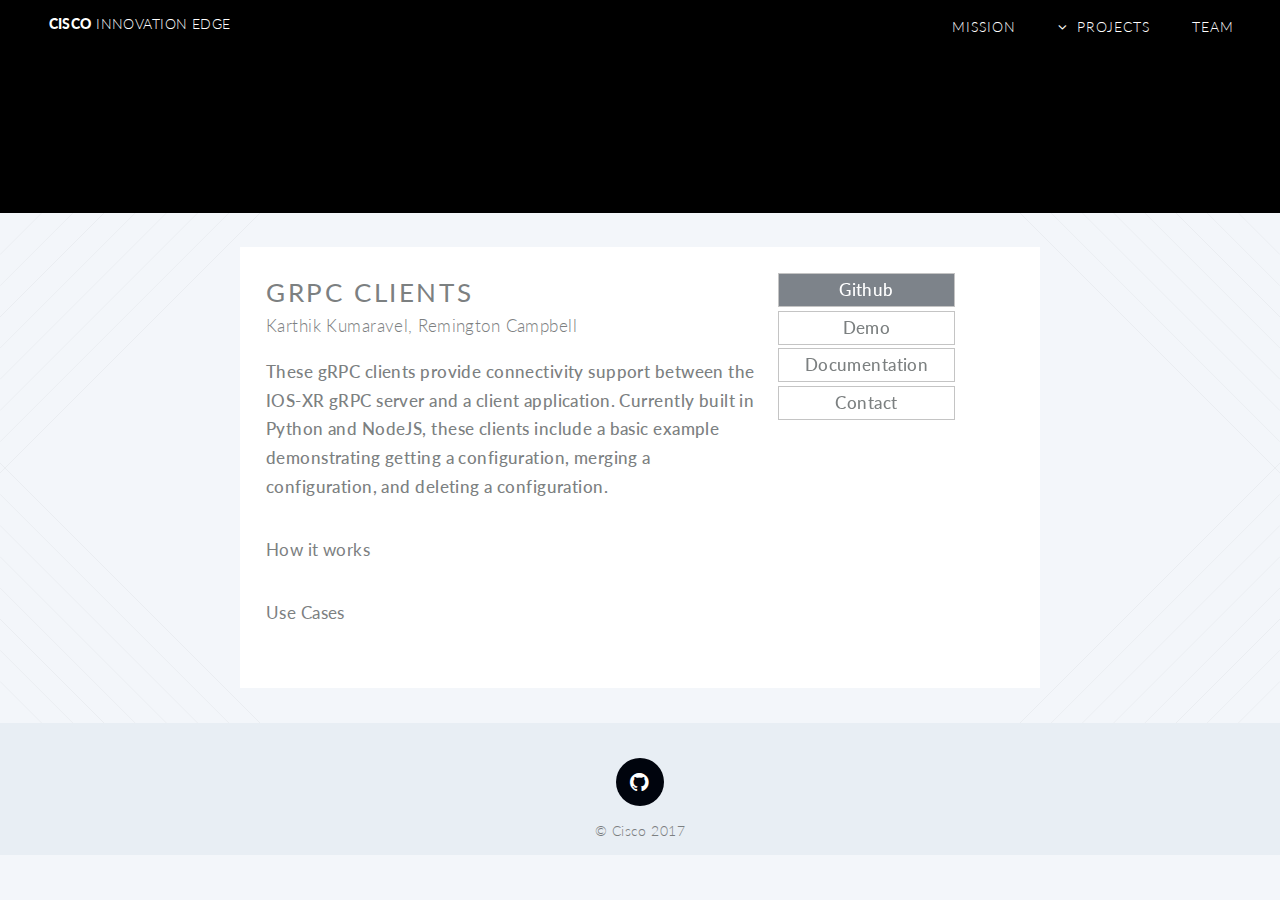
<file: grpc.html>
<!DOCTYPE HTML>
<html>
<head>
    <title>gRPC Clients - Innovation Edge</title>
	<meta charset="utf-8"/>
	<meta name="description" content="Cisco's Open-Source, Co-Dev Software Effort">
	<meta name="keywords" content="Cisco, Innovation Edge, Web, innovation, software, open-source">
	<meta name="author" content="Innovation Edge - Zia Syed">
	<meta name="viewport" content="width=device-width, initial-scale=1"/>
	<link rel="stylesheet" href="assets/css/main.css"/>
	<link rel="stylesheet" href="assets/css/font-awesome.min.css">
	<link rel="stylesheet" href="assets/css/hover-min.css">
	<!--[if lte IE 8]><link rel="stylesheet" href="assets/css/ie8.css"/><![endif]-->
	<!--[if lte IE 9]><link rel="stylesheet" href="assets/css/ie9.css"/><![endif]-->
</head>

<body>
	<div id="page-wrapper">
		<header id="header" class="alt">
			<h1 id="logo"><a href="index.html">Cisco<span> Innovation Edge</span></a></h1>
			<nav id="nav">
				<ul>
					<li class="home-button"><a href="index.html">Home</a></li>
					<li><a href="mission.html">Mission</a></li>
					<li class="submenu">
						<a href="#">Projects</a>
						<ul>
							<li><a href="#">Telemetry and Analytics</a></li>
							<li><a href="#">Collaboration</a></li>
							<li><a href="#">Programmable Routing</a></li>
						</ul>
					</li>
					<li><a href="team.html">Team</a></li>
				</ul>
			</nav>
		</header>

		<section class="project-banner" id="banner">
			<div class="inner project-header">
				<header>
					<h2>gRPC Clients</h2>
				</header>
			</div>
		</section>

		<article class="main-content" id="main">
			<section class="wrapper container project-container">
				<div class="row 50%">
					<div class="8u 12u(narrower)">
						<header>
							<h2 class="project-title"><strong>gRPC Clients</strong></h2>
							<p class="project-authors">Karthik Kumaravel, Remington Campbell</p>
						</header>
						<p class="project-description">These gRPC clients provide connectivity support between the IOS-XR gRPC server and a client application. Currently built in Python and NodeJS, these clients include a basic example demonstrating getting a configuration, merging a configuration, and deleting a configuration.</p>
						<p><strong>How it works</strong></p>	
						<p><strong>Use Cases</strong></p>
					</div>
					<div class="4u 12u(narrower)">
						<ul>
							<a href="https://github.com/cisco-grpc-connection-libs"><li class="git-project-button hvr-glow">Github</li></a>
							<a href=#><li class="project-button hvr-glow">Demo</li></a>
							<a href=#><li class="project-button hvr-glow">Documentation</li></a>
							<a href="https://github.com/cisco-grpc-connection-libs/ios-xr-grpc-python/issues"><li class="project-button hvr-glow">Contact</li></a>
						</ul>
					</div>
				</div>
			</section>
		</article>

		<footer id="footer">
			<ul class="page-footer icons">
				<li><a href="https://github.com/cisco-ie" class="icon circle fa-github"><span class="label">Github</span></a></li>
			</ul>
			<ul class="copyright">
				<li>&copy; Cisco 2017</li>
			</ul>
		</footer>
	</div>

	<!-- Scripts -->
	<script src="assets/js/jquery.min.js"></script>
	<script src="assets/js/jquery.dropotron.min.js"></script>
	<script src="assets/js/jquery.scrolly.min.js"></script>
	<script src="assets/js/jquery.scrollgress.min.js"></script>
	<script src="assets/js/skel.min.js"></script>
	<script src="assets/js/util.js"></script>
	<!--[if lte IE 8]><script src="assets/js/ie/respond.min.js"></script><![endif]-->
	<!--[if lte IE 8]><script src="assets/js/ie/html5shiv.js"></script><![endif]-->
	<script src="assets/js/main.js"></script>

</body>
</html>
</file>
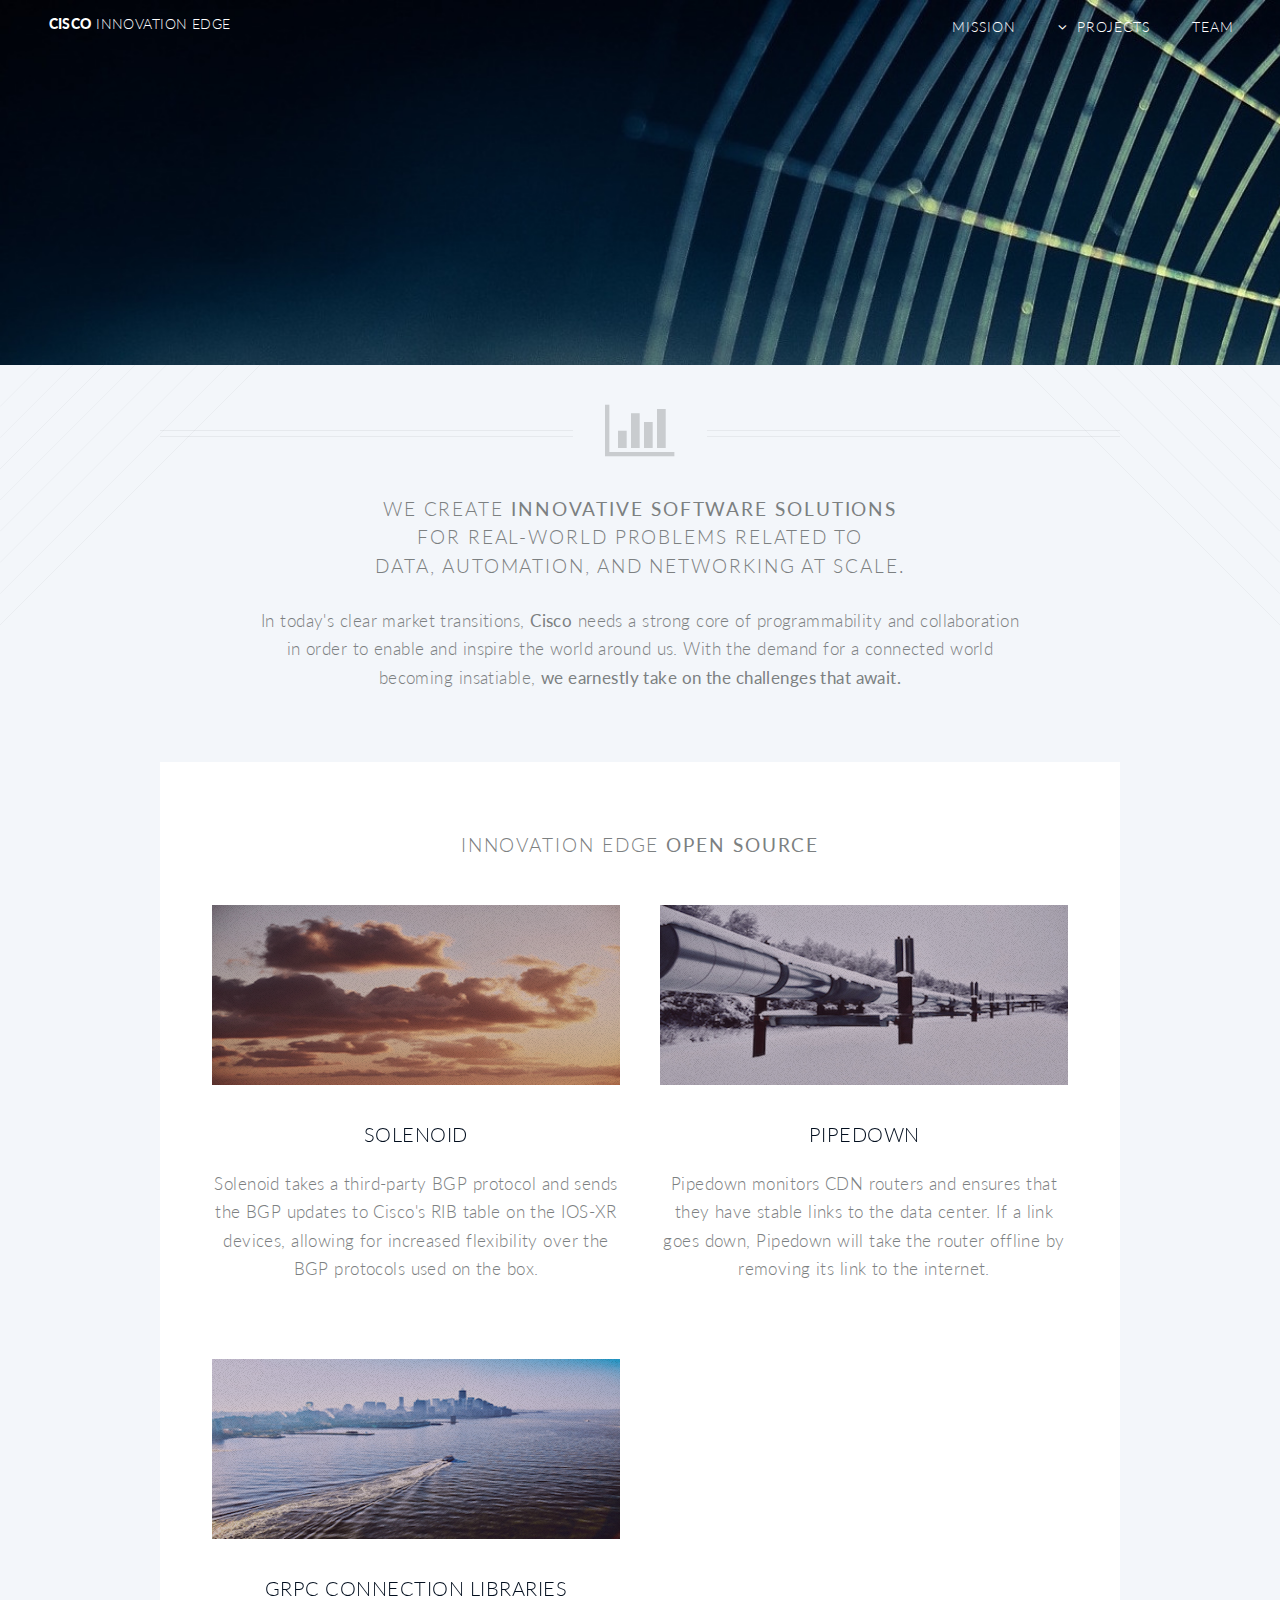
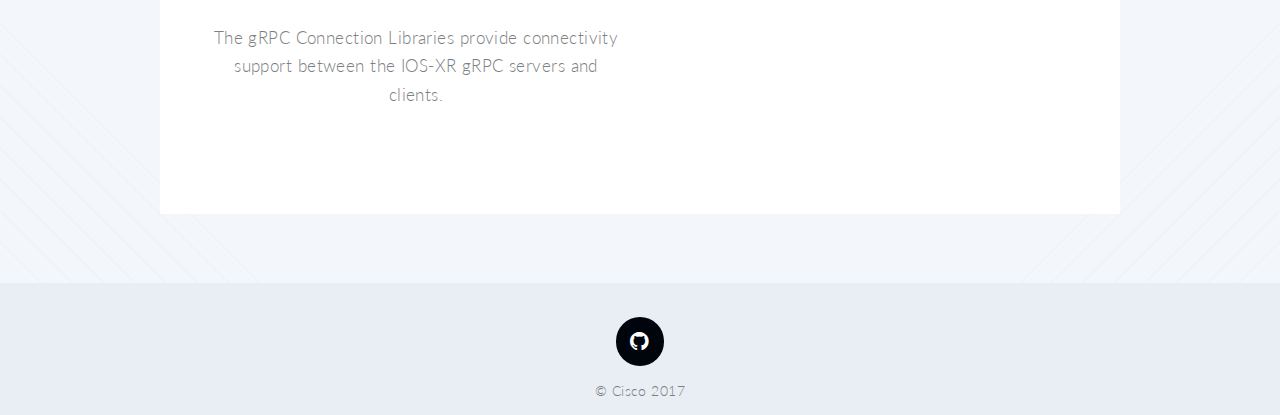
<file: index_old.html>
<!DOCTYPE HTML>
<html>
<head>
	<title>Cisco Innovation Edge</title>
	<meta charset="utf-8"/>
	<meta name="description" content="Cisco's Open-Source, Co-Dev Software Effort">
	<meta name="keywords" content="Cisco, Innovation Edge, Web, innovation, software, open-source">
	<meta name="author" content="Innovation Edge - Zia Syed">
	<meta name="viewport" content="width=device-width, initial-scale=1"/>
	<link rel="stylesheet" href="assets/css/main.css"/>
	<link rel="stylesheet" href="assets/css/font-awesome.min.css">
	<link rel="stylesheet" href="assets/css/hover-min.css">
	<!--[if lte IE 8]><link rel="stylesheet" href="assets/css/ie8.css" /><![endif]-->
	<!--[if lte IE 9]><link rel="stylesheet" href="assets/css/ie9.css" /><![endif]-->
</head>

<body class="index">
	<div id="page-wrapper">
		<header id="header" class="alt">
			<h1 id="logo"><a href="index.html">Cisco<span> Innovation Edge</span></a></h1>
			<nav id="nav">
				<ul>
					<li class="home-button"><a href="index.html">Home</a></li>
					<li><a href="mission.html">Mission</a></li>
					<li class="submenu">
						<a href="#">Projects</a>
						<ul>
							<li><a href="#">Telemetry and Analytics</a></li>
							<li><a href="#">Collaboration</a></li>
							<li><a href="#">Programmable Routing</a></li>
						</ul>
					</li>
					<li><a href="team.html">Team</a></li>
				</ul>
			</nav>
		</header>

		<section id="banner">
			<div class="inner">
				<header>
					<h2>Innovation Edge</h2>
				</header>
				<p><strong>Cisco Open Source</strong> <nav></nav>navigating unchartered territory <br /> to <strong> connect the world</strong>
			</div>
		</section>

		<article id="main">
			<header class="special container">
				<span class="icon fa-bar-chart-o"></span>
					<h2>We create <strong>innovative software solutions</strong><br/> for real-world problems related to<br/> data, automation, and networking at scale.</h2>
					<p>In today's clear market transitions, <strong>Cisco</strong> needs a strong core of programmability and collaboration <br/> in order to enable and inspire the world around us. With the demand for a connected world <br/>becoming insatiable, <strong>we earnestly take on the challenges that await.</strong> 
			</header>

			<section class="wrapper style3 container special">
				<header class="major">
					<h2><!--[-->Innovation Edge <!--]--> <strong><!--[-->Open Source<!--]--></strong></h2>
				</header>

				<div class="row">
					<div class="6u 12u(narrower)">
						<section>
							<a href="solenoid.html" class="image featured"><img src="images/solenoid.jpg" alt="" /></a>
							<header class="hvr-grow">
								<a href="solenoid.html"><h3><!--[-->Solenoid<!--]--></h3></a>
							</header>
							<p>Solenoid takes a third-party BGP protocol and sends the BGP updates to Cisco's RIB table on the IOS-XR devices, allowing for increased flexibility over the BGP protocols used on the box.</p>
						</section>
					</div>
					<div class="6u 12u(narrower)">
						<section>
							<a href="pipedown.html" class="image featured"><img src="images/pipedown.jpg" alt="" /></a>
							<header class="hvr-grow">
								<a href="pipedown.html"><h3><!--[-->Pipedown<!--]--></h3></a>
							</header>
							<p>Pipedown monitors CDN routers and ensures that they have stable links to the data center. If a link goes down, Pipedown will take the router offline by removing its link to the internet.</p>
						</section>
					</div>					
				</div>

				<div class="row">
					<div class="6u 12u(narrower)">
						<section>
							<a href="grpc.html" class="image featured"><img src="images/grpc3.jpg" alt="" /></a>
							<header class="hvr-grow">
								<a href="grpc.html"><h3><!--[-->gRPC Connection Libraries<!--]--></h3></a>
							</header>
							<p>The gRPC Connection Libraries provide connectivity support between the IOS-XR gRPC servers and clients.</p>
						</section>
					</div>
				</div>
			</section>
		</article>

		<footer id="footer">
			<ul class="page-footer icons">
				<li><a href="https://github.com/cisco-ie" class="icon circle fa-github"><span class="label">Github</span></a></li>
			</ul>
			<ul class="copyright">
				<li>&copy; Cisco 2017</li>
			</ul>
		</footer>
	</div>

	<!-- Scripts -->
	<script src="assets/js/jquery.min.js"></script>
	<script src="assets/js/jquery.dropotron.min.js"></script>
	<script src="assets/js/jquery.scrolly.min.js"></script>
	<script src="assets/js/jquery.scrollgress.min.js"></script>
	<script src="assets/js/skel.min.js"></script>
	<script src="assets/js/util.js"></script>
	<script src="assets/js/main.js"></script>
	<!--[if lte IE 8]><script src="assets/js/ie/respond.min.js"></script><![endif]-->
	<!--[if lte IE 8]><script src="assets/js/ie/html5shiv.js"></script><![endif]-->

</body>
</html>
</file>
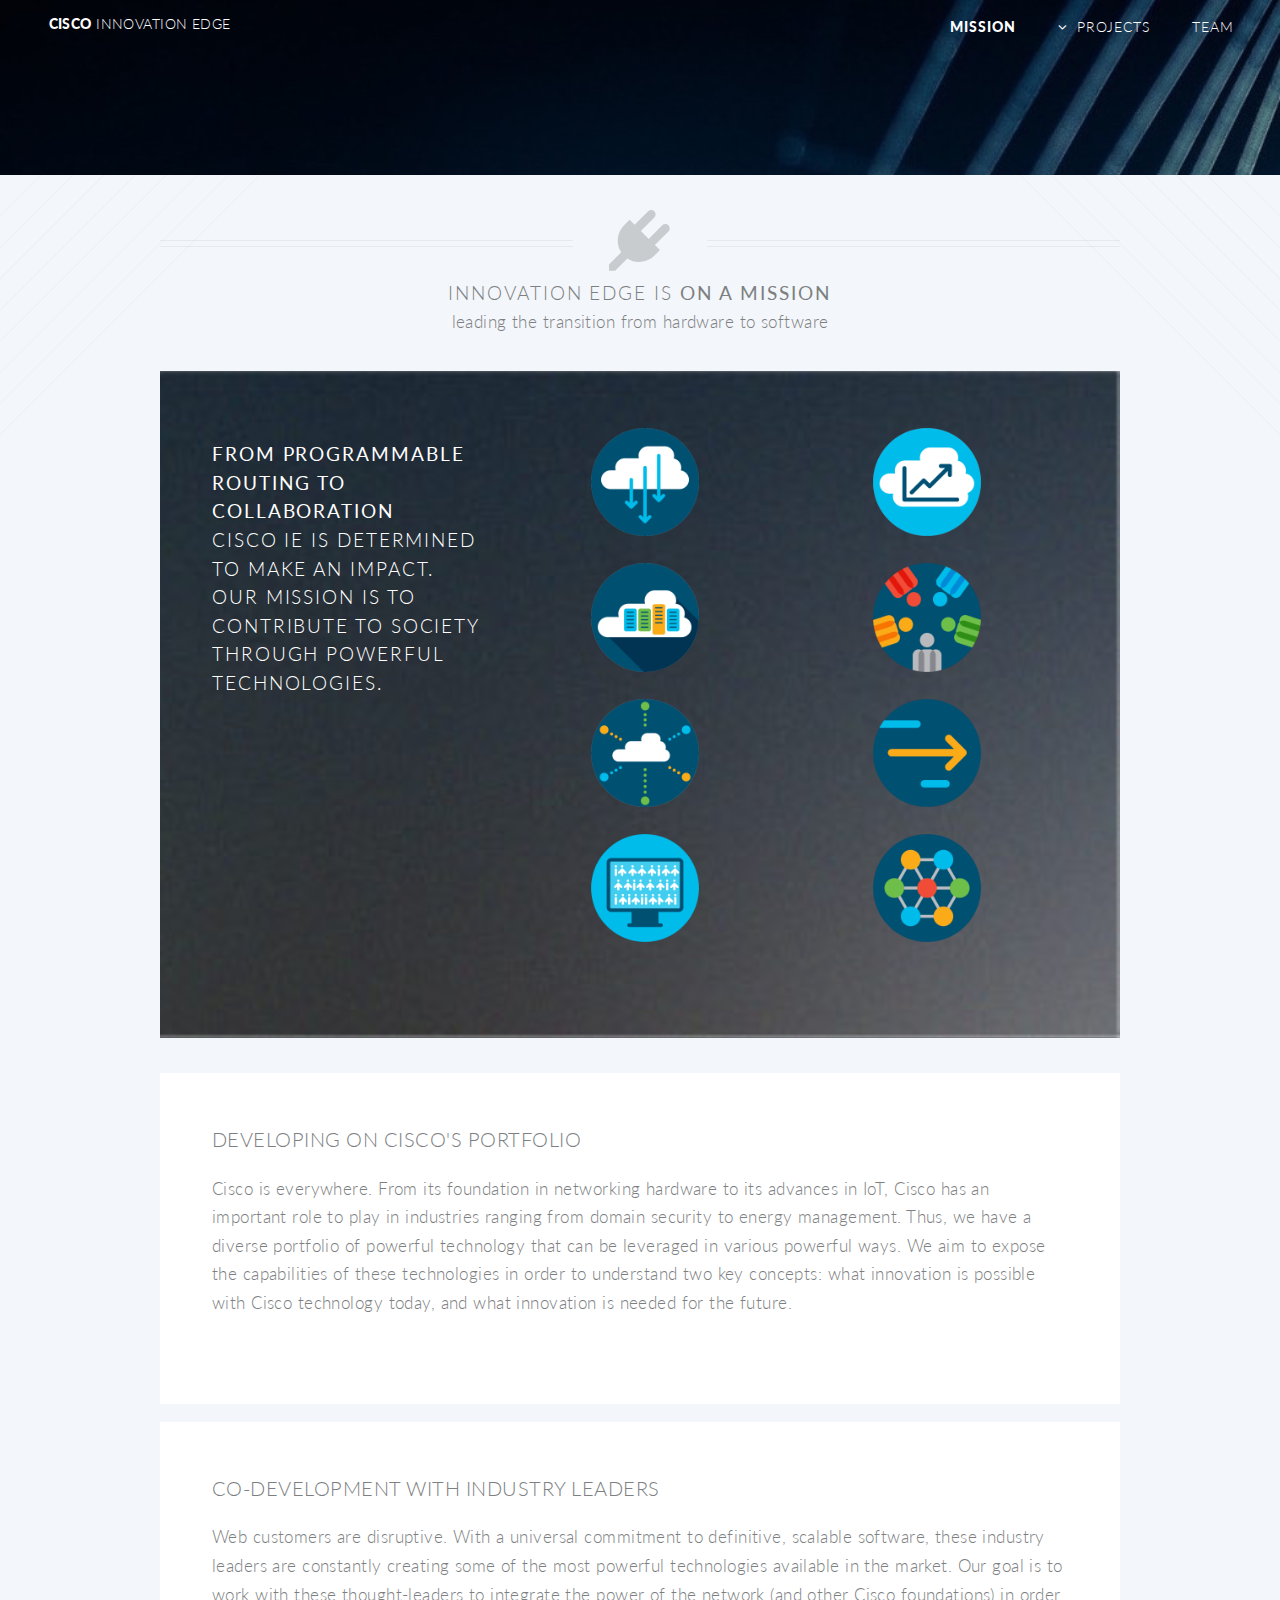
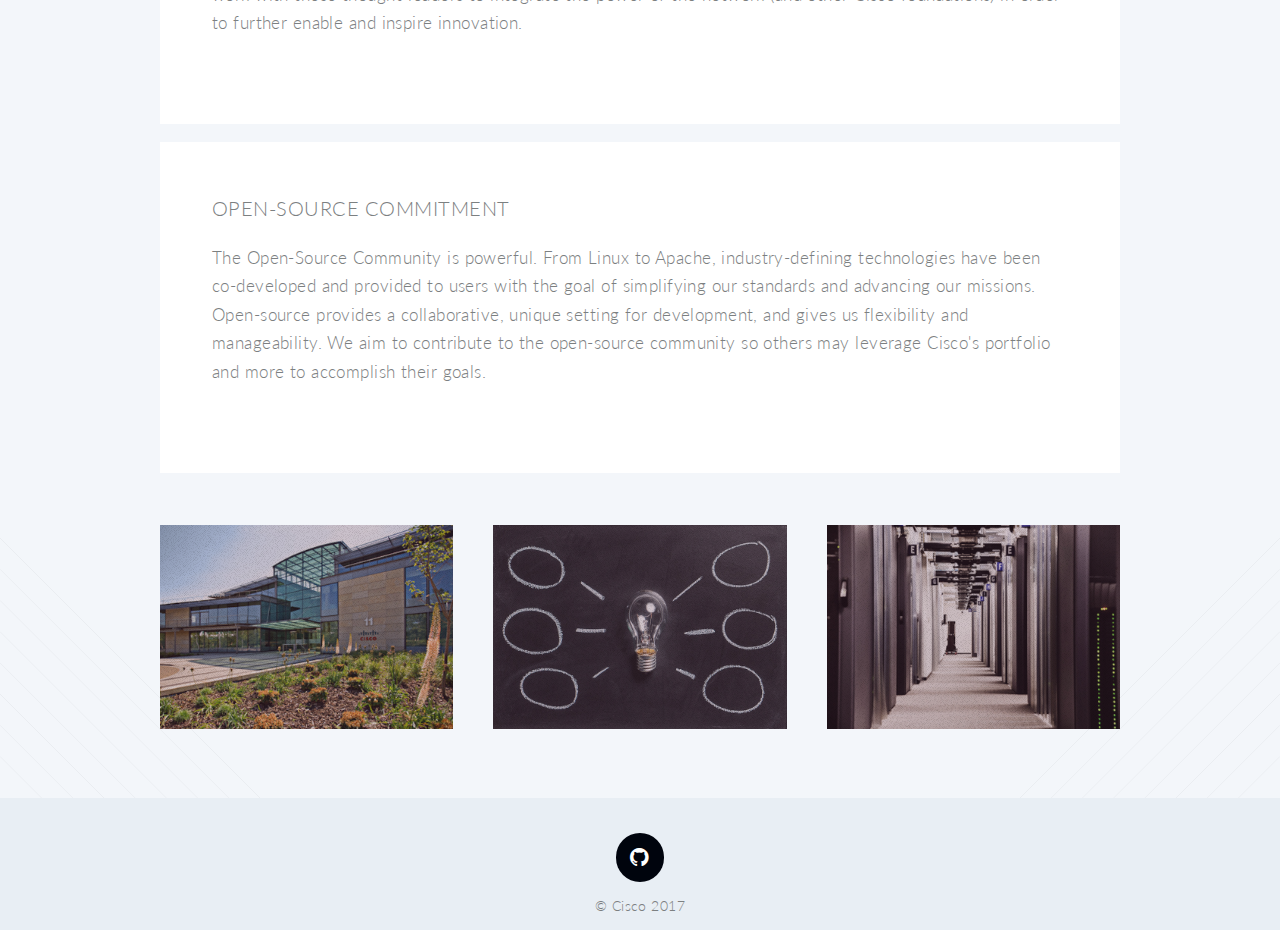
<file: mission.html>
<!DOCTYPE HTML>
<html>
<head>
	<title>IE Mission</title>
	<meta charset="utf-8"/>
	<meta name="description" content="Cisco's Open-Source, Co-Dev Software Effort">
	<meta name="keywords" content="Cisco, Innovation Edge, Web, innovation, software, open-source">
	<meta name="author" content="Innovation Edge - Zia Syed">
	<meta name="viewport" content="width=device-width, initial-scale=1"/>
	<link rel="stylesheet" href="assets/css/main.css"/>
	<link rel="stylesheet" href="assets/css/font-awesome.min.css">
	<!--[if lte IE 8]><link rel="stylesheet" href="assets/css/ie8.css" /><![endif]-->
	<!--[if lte IE 9]><link rel="stylesheet" href="assets/css/ie9.css" /><![endif]-->
</head>

<body>
	<div id="page-wrapper">
		<header id="header" class="alt">
			<h1 id="logo"><a href="index.html">Cisco<span> Innovation Edge</span></a></h1>
			<nav id="nav">
				<ul>
					<li class="home-button"><a href="index.html">Home</a></li>
					<li class="current"><a href="mission.html">Mission</a></li>
					<li class="submenu">
						<a href="projects.html">Projects</a>
						<ul>
							<li><a href="#">Telemetry and Analytics</a></li>
							<li><a href="#">Collaboration</a></li>
							<li><a href="#">Programmable Routing</a></li>
						</ul>
					</li>
					<li><a href="team.html">Team</a></li>
				</ul>
			</nav>
		</header>

		<section class="mission-banner" id="banner">
			<div class="inner">
				<header>
					<h2>Our Mission</h2>
				</header>
			</div>
		</section>

		<article class="main-content" id="main">
			<header class="mission-header special container">
				<span class="icon fa-plug"></span>
				<h2><!--[-->Innovation Edge is <!--]--> <strong><!--[-->on a mission<!--]--></strong></h2>
				<p class="mission-header-content"><!--[-->leading the transition from hardware to software<!--]--></p>
			</header>

			<section class="wrapper container mission-container">
				<div class="row 50%">
					<div class="4u 12u(narrower)">
						<header>
							<h2><strong>From programmable routing to collaboration</strong><br /> Cisco IE is determined to make an impact. Our mission is to contribute to society through powerful technologies.</h2>
						</header>
					</div>
					<div class="8u 12u(narrower) important(narrower)">
						<ul class="mission-icons featured-icons">
							<li><span class="icon"><img class="icon-img" src="images/icons/services.png"><span class="label">Feature 1</span></span></li>
							<li><span class="icon"><img class="icon-img" src="images/icons/analytics.png"><span class="label">Feature 2</span></span></li>
							<li><span class="icon"><img class="icon-img" src="images/icons/architecture.png"><span class="label">Feature 1</span></span></li>
							<li><span class="icon"><img class="icon-img" src="images/icons/collaboration.png"><span class="label">Feature 1</span></span></li>
							<li><span class="icon"><img class="icon-img" src="images/icons/networking.png"><span class="label">Feature 1</span></span></li>
							<li><span class="icon"><img class="icon-img" src="images/icons/implementation.png"><span class="label">Feature 1</span></span></li>
							<li><span class="icon"><img class="icon-img" src="images/icons/communication.png"><span class="label">Feature 1</span></span></li>
							<li><span class="icon"><img class="icon-img" src="images/icons/network.png"><span class="label">Feature 1</span></span></li>
						</ul>
					</div>
				</div>
			</section>

			<section class="wrapper style4 mission-panel container">
				<div class="content">
					<section>
						<header>
							<h3>Developing on Cisco's Portfolio</h3>
						</header>
						<p>Cisco is everywhere. From its foundation in networking hardware to its advances in IoT, Cisco has an important role to play in industries ranging from domain security to energy management. Thus, we have a diverse portfolio of powerful technology that can be leveraged in various powerful ways. We aim to expose the capabilities of these technologies in order to understand two key concepts: what innovation is possible with Cisco technology today, and what innovation is needed for the future.</p>
					</section>
				</div>
			</section>

			<section class="wrapper style4 mission-panel container">
				<div class="content">
					<section>
						<header>
							<h3>Co-Development with Industry Leaders</h3>
						</header>
						<p>Web customers are disruptive. With a universal commitment to definitive, scalable software, these industry leaders are constantly creating some of the most powerful technologies available in the market. Our goal is to work with these thought-leaders to integrate the power of the network (and other Cisco foundations) in order to further enable and inspire innovation.</p>
					</section>
				</div>
			</section>

			<section class="wrapper style4 mission-panel-bottom container">
				<div class="content">
					<section>
						<header>
							<h3>Open-Source Commitment</h3>
						</header>
						<p>The Open-Source Community is powerful. From Linux to Apache, industry-defining technologies have been co-developed and provided to users with the goal of simplifying our standards and advancing our missions. Open-source provides a collaborative, unique setting for development, and gives us flexibility and manageability. We aim to contribute to the open-source community so others may leverage Cisco's portfolio and more to accomplish their goals.</p>
					</section>
				</div>
			</section>

			<section class="wrapper style1 container special">
				<div class="row">
					<div class="4u 12u(narrower)">
						<section class="image featured"><img src="images/campus.jpg"/></section>
					</div>
					<div class="4u 12u(narrower)">
						<section class="image featured"><img src="images/industry.jpg"/></section>
					</div>
					<div class="4u 12u(narrower)">
						<section class="image featured"><img src="images/opensource.jpg"/></section>
					</div>
				</div>
			</section>
		</article>

		<footer id="footer">
			<ul class="page-footer icons">
				<li><a href="https://github.com/cisco-ie" class="icon circle fa-github"><span class="label">Github</span></a></li>
			</ul>
			<ul class="copyright">
				<li>&copy; Cisco 2017</li>
			</ul>
		</footer>
	</div>

	<!-- Scripts -->
	<script src="assets/js/jquery.min.js"></script>
	<script src="assets/js/jquery.dropotron.min.js"></script>
	<script src="assets/js/jquery.scrolly.min.js"></script>
	<script src="assets/js/jquery.scrollgress.min.js"></script>
	<script src="assets/js/skel.min.js"></script>
	<script src="assets/js/util.js"></script>
	<script src="assets/js/main.js"></script>
	<!--[if lte IE 8]><script src="assets/js/ie/respond.min.js"></script><![endif]-->
	<!--[if lte IE 8]><script src="assets/js/ie/html5shiv.js"></script><![endif]-->

</body>
</html>
</file>
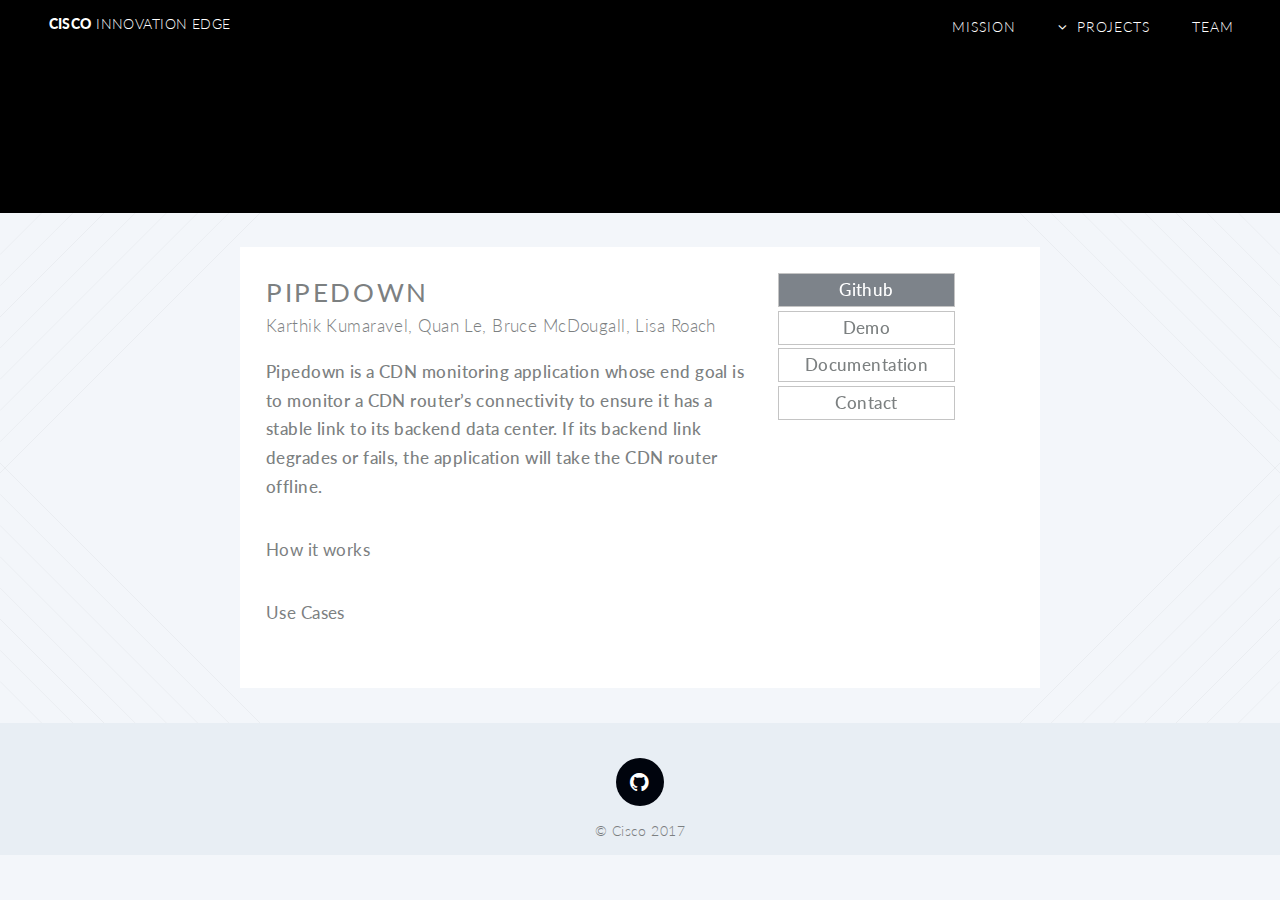
<file: pipedown.html>
<!DOCTYPE HTML>
<html>
<head>
    <title>Pipedown - Innovation Edge</title>
	<meta charset="utf-8"/>
	<meta name="description" content="Cisco's Open-Source, Co-Dev Software Effort">
	<meta name="keywords" content="Cisco, Innovation Edge, Web, innovation, software, open-source">
	<meta name="author" content="Innovation Edge - Zia Syed">
	<meta name="viewport" content="width=device-width, initial-scale=1"/>
	<link rel="stylesheet" href="assets/css/main.css"/>
	<link rel="stylesheet" href="assets/css/font-awesome.min.css">
	<link rel="stylesheet" href="assets/css/hover-min.css">
	<!--[if lte IE 8]><link rel="stylesheet" href="assets/css/ie8.css"/><![endif]-->
	<!--[if lte IE 9]><link rel="stylesheet" href="assets/css/ie9.css"/><![endif]-->
</head>

<body>
	<div id="page-wrapper">
		<header id="header" class="alt">
			<h1 id="logo"><a href="index.html">Cisco<span> Innovation Edge</span></a></h1>
			<nav id="nav">
				<ul>
					<li class="home-button"><a href="index.html">Home</a></li>
					<li><a href="mission.html">Mission</a></li>
					<li class="submenu">
						<a href="#">Projects</a>
						<ul>
							<li><a href="#">Telemetry and Analytics</a></li>
							<li><a href="#">Collaboration</a></li>
							<li><a href="#">Programmable Routing</a></li>
						</ul>
					</li>
					<li><a href="team.html">Team</a></li>
				</ul>
			</nav>
		</header>

		<section class="project-banner" id="banner">
			<div class="inner project-header">
				<header>
					<h2>Pipedown</h2>
				</header>
			</div>
		</section>

		<article class="main-content" id="main">
			<section class="wrapper container project-container">
				<div class="row 50%">
					<div class="8u 12u(narrower)">
						<header>
							<h2 class="project-title"><strong>Pipedown</strong></h2>
							<p class="project-authors">Karthik Kumaravel, Quan Le, Bruce McDougall, Lisa Roach</p>
						</header>
						<p class="project-description">Pipedown is a CDN monitoring application whose end goal is to monitor a CDN router’s connectivity to ensure it has a stable link to its backend data center. If its backend link degrades or fails, the application will take the CDN router offline.</p>
						<p><strong>How it works</strong></p>	
						<p><strong>Use Cases</strong></p>
					</div>
					<div class="4u 12u(narrower)">
						<ul>
							<a href="https://github.com/cisco-ie/Pipedown"><li class="git-project-button hvr-glow">Github</li></a>
							<a href=#><li class="project-button hvr-glow">Demo</li></a>
							<a href=#><li class="project-button hvr-glow">Documentation</li></a>
							<a href="https://github.com/cisco-ie/Pipedown/issues"><li class="project-button hvr-glow">Contact</li></a>
						</ul>
					</div>
				</div>
			</section>
		</article>

		<footer id="footer">
			<ul class="page-footer icons">
				<li><a href="https://github.com/cisco-ie" class="icon circle fa-github"><span class="label">Github</span></a></li>
			</ul>
			<ul class="copyright">
				<li>&copy; Cisco 2017</li>
			</ul>
		</footer>
	</div>

	<!-- Scripts -->
	<script src="assets/js/jquery.min.js"></script>
	<script src="assets/js/jquery.dropotron.min.js"></script>
	<script src="assets/js/jquery.scrolly.min.js"></script>
	<script src="assets/js/jquery.scrollgress.min.js"></script>
	<script src="assets/js/skel.min.js"></script>
	<script src="assets/js/util.js"></script>
	<!--[if lte IE 8]><script src="assets/js/ie/respond.min.js"></script><![endif]-->
	<!--[if lte IE 8]><script src="assets/js/ie/html5shiv.js"></script><![endif]-->
	<script src="assets/js/main.js"></script>
	
</body>
</html>
</file>
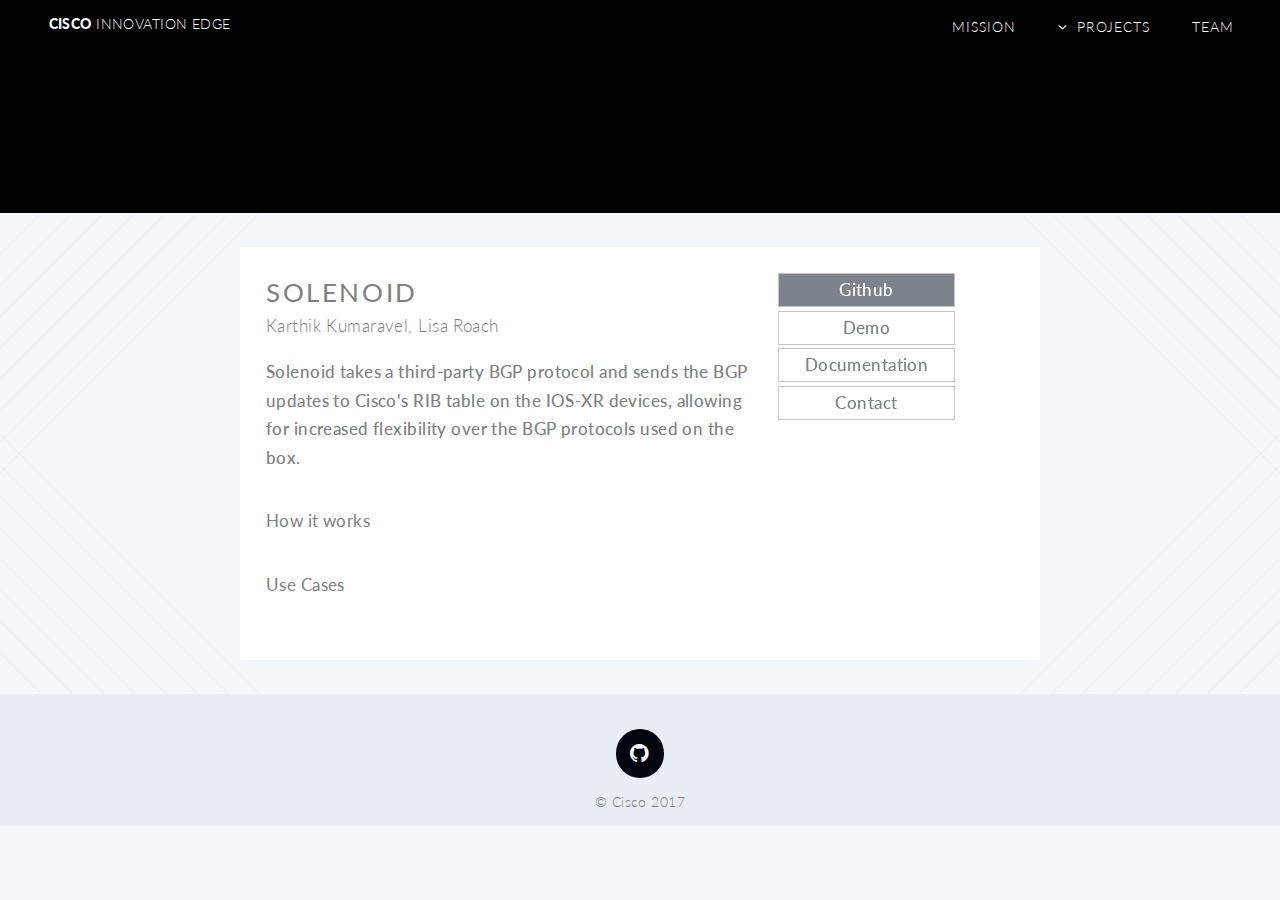
<file: solenoid.html>
<!DOCTYPE HTML>
<html>
<head>
    <title>Solenoid - Innovation Edge</title>
	<meta charset="utf-8"/>
	<meta name="description" content="Cisco's Open-Source, Co-Dev Software Effort">
	<meta name="keywords" content="Cisco, Innovation Edge, Web, innovation, software, open-source">
	<meta name="author" content="Innovation Edge - Zia Syed">
	<meta name="viewport" content="width=device-width, initial-scale=1"/>
	<link rel="stylesheet" href="assets/css/main.css"/>
	<link rel="stylesheet" href="assets/css/font-awesome.min.css">
	<link rel="stylesheet" href="assets/css/hover-min.css">
	<!--[if lte IE 8]><link rel="stylesheet" href="assets/css/ie8.css"/><![endif]-->
	<!--[if lte IE 9]><link rel="stylesheet" href="assets/css/ie9.css"/><![endif]-->
</head>

<body>
	<div id="page-wrapper">
		<header id="header" class="alt">
			<h1 id="logo"><a href="index.html">Cisco<span> Innovation Edge</span></a></h1>
			<nav id="nav">
				<ul>
					<li class="home-button"><a href="index.html">Home</a></li>
					<li><a href="mission.html">Mission</a></li>
					<li class="submenu">
						<a href="#">Projects</a>
						<ul>
							<li><a href="#">Telemetry and Analytics</a></li>
							<li><a href="#">Collaboration</a></li>
							<li><a href="#">Programmable Routing</a></li>
						</ul>
					</li>
					<li><a href="team.html">Team</a></li>
				</ul>
			</nav>
		</header>

		<section class="project-banner" id="banner">
			<div class="inner project-header">
				<header>
					<h2>Solenoid</h2>
				</header>
			</div>
		</section>

		<article class="main-content" id="main">
			<section class="wrapper container project-container">
				<div class="row 50%">
					<div class="8u 12u(narrower)">
						<header>
							<h2 class="project-title"><strong>Solenoid</strong></h2>
							<p class="project-authors">Karthik Kumaravel, Lisa Roach</p>
						</header>
						<p class="project-description">Solenoid takes a third-party BGP protocol and sends the BGP updates to Cisco's RIB table on the IOS-XR devices, allowing for increased flexibility over the BGP protocols used on the box.</p>
						<p><strong>How it works</strong></p>	
						<p><strong>Use Cases</strong></p>
					</div>
					<div class="4u 12u(narrower)">
						<ul>
							<a href="https://github.com/ios-xr/Solenoid"><li class="git-project-button hvr-glow">Github</li></a>
							<a href=#><li class="project-button hvr-glow">Demo</li></a>
							<a href=#><li class="project-button hvr-glow">Documentation</li></a>
							<a href="https://github.com/ios-xr/Solenoid/issues"><li class="project-button hvr-glow">Contact</li></a>
						</ul>
					</div>
				</div>
			</section>
		</article>

		<footer id="footer">
			<ul class="page-footer icons">
				<li><a href="https://github.com/cisco-ie" class="icon circle fa-github"><span class="label">Github</span></a></li>
			</ul>
			<ul class="copyright">
				<li>&copy; Cisco 2017</li>
			</ul>
		</footer>
	</div>

	<!-- Scripts -->
	<script src="assets/js/jquery.min.js"></script>
	<script src="assets/js/jquery.dropotron.min.js"></script>
	<script src="assets/js/jquery.scrolly.min.js"></script>
	<script src="assets/js/jquery.scrollgress.min.js"></script>
	<script src="assets/js/skel.min.js"></script>
	<script src="assets/js/util.js"></script>
	<!--[if lte IE 8]><script src="assets/js/ie/respond.min.js"></script><![endif]-->
	<!--[if lte IE 8]><script src="assets/js/ie/html5shiv.js"></script><![endif]-->
	<script src="assets/js/main.js"></script>

</body>
</html>
</file>
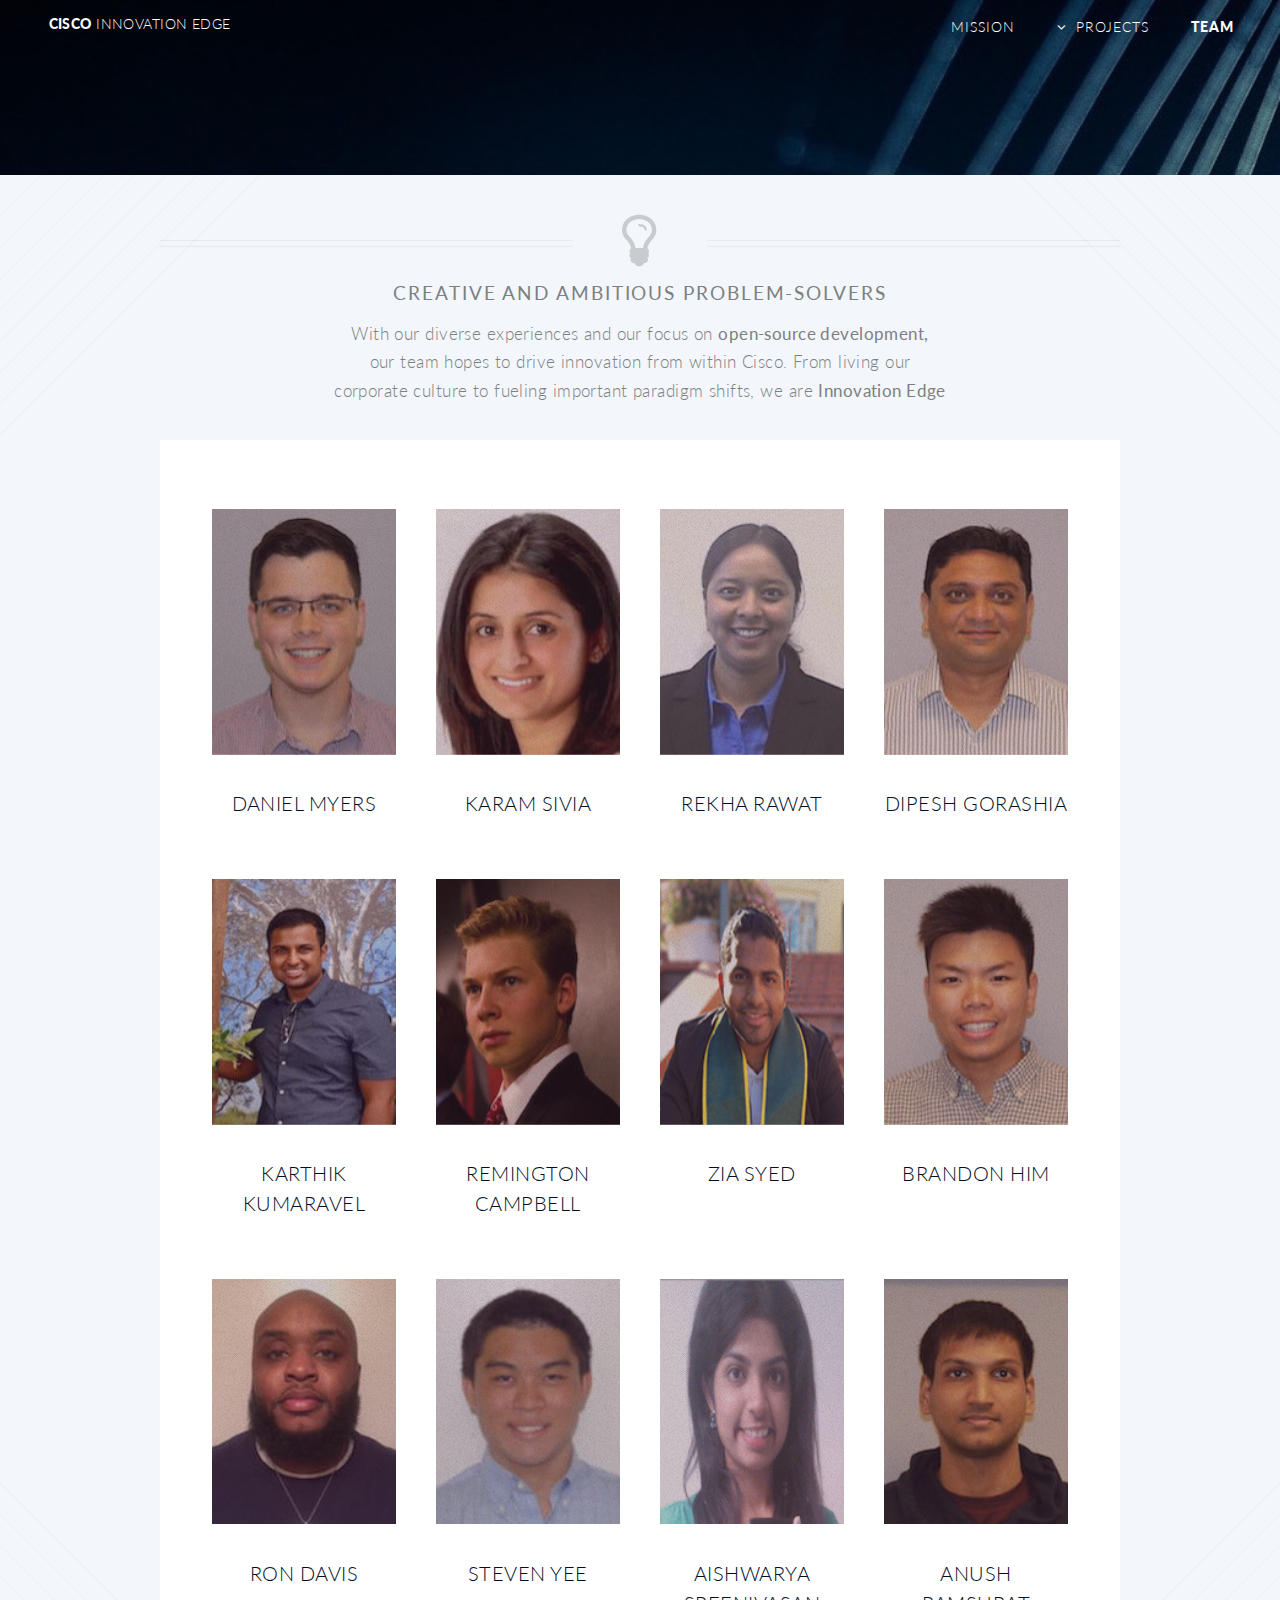
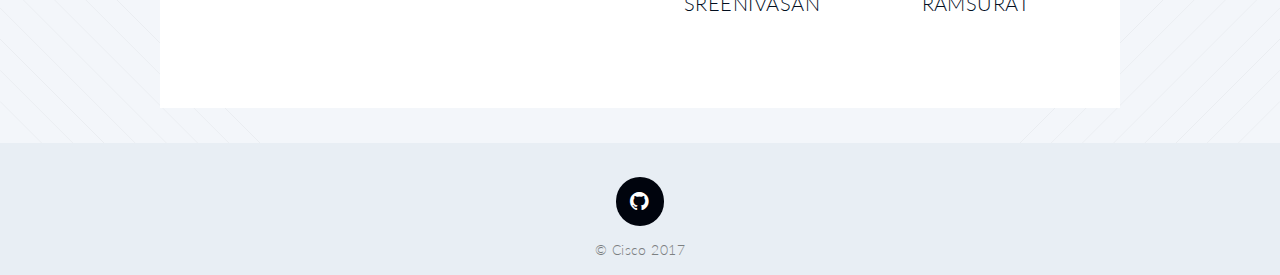
<file: team.html>
<!DOCTYPE HTML>
<html>
<head>
	<title>IE Team</title>
	<meta charset="utf-8"/>
	<meta name="description" content="Cisco's Open-Source, Co-Dev Software Effort">
	<meta name="keywords" content="Cisco, Innovation Edge, Web, innovation, software, open-source">
	<meta name="author" content="Innovation Edge - Zia Syed">
	<meta name="viewport" content="width=device-width, initial-scale=1"/>
	<link rel="stylesheet" href="assets/css/main.css"/>
	<!--[if lte IE 8]><link rel="stylesheet" href="assets/css/ie8.css" /><![endif]-->
	<!--[if lte IE 9]><link rel="stylesheet" href="assets/css/ie9.css" /><![endif]-->
</head>

<body class="index">
	<div id="page-wrapper">
		<header id="header" class="alt">
			<h1 id="logo"><a href="index.html">Cisco<span> Innovation Edge</span></a></h1>
			<nav id="nav">
				<ul>
					<li class="home-button"><a href="index.html">Home</a></li>
					<li><a href="mission.html">Mission</a></li>
					<li class="submenu">
						<a href="#">Projects</a>
						<ul>
							<li><a href="#">Telemetry and Analytics</a></li>
							<li><a href="#">Collaboration</a></li>
							<li><a href="#">Programmable Routing</a></li>
						</ul>
					</li>
					<li class="current"><a href="team.html">Team</a></li>
				</ul>
			</nav>
		</header>

		<section class="team-banner" id="banner">
			<div class="inner">
				<header>
					<h2>Our Team</h2>
				</header>				
			</div>
		</section>

		<article class="main-content" id="main">
			<header class="team-header special container">
				<span class="icon fa-lightbulb-o"></span>
				<h2><strong>Creative and ambitious problem-solvers</strong></h2>
				<p class="team-header-content"><!--[-->With our diverse experiences and our focus on <strong>open-source development,</strong> <br/>our team hopes to drive innovation from within Cisco. From living our <br/>corporate culture to fueling important paradigm shifts, we are <strong>Innovation Edge</strong></p>
			</header>

			<section class="wrapper style3 container special">
				<div class="row">
					<div class="3u 6u(narrower)">
						<section>
							<div class="image-container">
								<a href="https://www.linkedin.com/in/jdanielmyers/" class="image featured">
									<img class="image-panel" src="images/damyers2.jpg"/>
								</a>
								<div class="team-buttons">									
									<ul class="team-icons icons">
										<li><a href="https://www.linkedin.com/in/jdanielmyers/" class="linkedin-bg icon circle fa-linkedin"></a></li>
										<li><a href="https://github.com/jdanielmyers" class="icon circle fa-github"></a></li>
									</ul>									
								</div>
							</div>
							<header>
								<a href="https://www.linkedin.com/in/jdanielmyers/"><h3><!--[-->Daniel Myers<!--]--></h3></a>
							</header>
						</section>
					</div>

					<div class="3u 6u(narrower)">
						<section>
							<div class="image-container">
								<a href="https://www.linkedin.com/in/karamsivia/" class="image featured">
									<img class="image-panel" src="images/kasivia.jpg"/>
								</a>
								<div class="team-buttons">
									<ul class="team-icons icons">
										<li><a href="https://www.linkedin.com/in/karamsivia/" class="linkedin-bg icon circle fa-linkedin"></a></li>
										<li><a href="https://github.com/karamsivia" class="icon circle fa-github"></a></li>
									</ul>
								</div>
							</div>
							<header>
								<a href="https://www.linkedin.com/in/karamsivia/"><h3><!--[-->Karam Sivia<!--]--></h3></a>
							</header>
						</section>
					</div>

					<div class="3u 6u(narrower)">
						<section>
							<div class="image-container">
								<a href="https://www.linkedin.com/in/rekha-rawat/" class="image featured">
									<img class="image-panel" src="images/rrawat.jpg">
								</a>
								<div class="team-buttons">
									<ul class="team-icons icons">
										<li><a href="https://www.linkedin.com/in/rekha-rawat/" class="linkedin-bg icon circle fa-linkedin"></a></li>
										<li><a href="https://github.com/rekharawat" class="icon circle fa-github"></a></li>
									</ul>
								</div>
							</div>
							<header>
								<a href="https://www.linkedin.com/in/rekha-rawat/"><h3><!--[-->Rekha Rawat<!--]--></h3></a>
							</header>
						</section>
					</div>

					<div class="3u 6u(narrower)">
						<section>
							<div class="image-container">
								<a href="https://www.linkedin.com/in/dipesh-gorashia-2403866" class="image featured">
									<img class="image-panel" src="images/dipeshg.jpg">
								</a>
								<div class="team-buttons">
									<ul class="team-icons icons">
										<li><a href="https://www.linkedin.com/in/dipesh-gorashia-2403866/" class="linkedin-bg icon circle fa-linkedin"></a></li>
										<li><a href="https://github.com/dipeshgit" class="icon circle fa-github"></a></li>
									</ul>
								</div>
							</div>
							<header>
								<a href="https://www.linkedin.com/in/dipesh-gorashia-2403866/"><h3><!--[-->Dipesh Gorashia<!--]--></h3></a>
							</header>
						</section>
					</div>
				</div>

				<div class="row">
					<div class="3u 6u(narrower)">
						<section>
							<div class="image-container">
								<a href="https://www.linkedin.com/in/skarthikkumaravel/" class="image featured">
									<img class="image-panel" src="images/karthik.jpg">
								</a>
								<div class="team-buttons">
									<ul class="team-icons icons">
										<li><a href="https://www.linkedin.com/in/skarthikkumaravel/" class="linkedin-bg icon circle fa-linkedin"></a></li>
										<li><a href="https://github.com/skkumaravel" class="icon circle fa-github"></a></li>
									</ul>
								</div>
							</div>
							<header>
								<a href="https://www.linkedin.com/in/skarthikkumaravel/"><h3><!--[-->Karthik Kumaravel<!--]--></h3></a>
							</header>
						</section>
					</div>

					<div class="3u 6u(narrower)">
						<section>
							<div class="image-container">
								<a href="https://www.linkedin.com/in/remingtonc/" class="image featured">
									<img class="image-panel" src="images/remington.jpg">
								</a>
								<div class="team-buttons">
									<ul class="team-icons icons">
										<li><a href="https://www.linkedin.com/in/remingtonc/" class="linkedin-bg icon circle fa-linkedin"></a></li>
										<li><a href="https://github.com/remingtonc" class="icon circle fa-github"></a></li>
									</ul>
								</div>
							</div>
							<header>
								<a href="https://www.linkedin.com/in/remingtonc/"><h3><!--[-->Remington Campbell<!--]--></h3></a>
							</header>
						</section>
					</div>

					<div class="3u 6u(narrower)">
						<section>
							<div class="image-container">
								<a href="https://www.linkedin.com/in/therealziasyed/" class="image featured">
									<img class="image-panel" src="images/ziasyed.jpg">
								</a>
								<div class="team-buttons">
									<ul class="team-icons icons">
										<li><a href="https://www.linkedin.com/in/therealziasyed/" class="linkedin-bg icon circle fa-linkedin"></a></li>
										<li><a href="https://github.com/ziausyed" class="icon circle fa-github"></a></li>
									</ul>
								</div>
							</div>
							<header>
								<a href="https://www.linkedin.com/in/therealziasyed/"><h3><!--[-->Zia Syed<!--]--></h3></a>
							</header>
						</section>
					</div>

					<div class="3u 6u(narrower)">
						<section>
							<div class="image-container">
								<a href="https://www.linkedin.com/in/i-am-brandon-him/" class="image featured">
									<img class="image-panel" src="images/brhim.jpg">
								</a>
								<div class="team-buttons">
									<ul class="team-icons icons">
										<li><a href="https://www.linkedin.com/in/i-am-brandon-him/" class="linkedin-bg icon circle fa-linkedin"></a></li>
										<li><a href="https://github.com/brh55" class="icon circle fa-github"></a></li>
									</ul>
								</div>
							</div>
							<header>
								<a href="https://www.linkedin.com/in/i-am-brandon-him/"><h3><!--[-->Brandon Him<!--]--></h3></a>
							</header>
						</section>
					</div>								
				</div>

				<div class="row">
					<div class="3u 6u(narrower)">
						<section>
							<div class="image-container">
								<a href="https://www.linkedin.com/in/rondavis2" class="image featured">
									<img class="image-panel" src="images/rdavisjr.jpg">
								</a>
								<div class="team-buttons">
									<ul class="team-icons icons">
										<li><a href="https://www.linkedin.com/in/rondavis2" class="linkedin-bg icon circle fa-linkedin"></a></li>
										<li><a href="https://github.com/rdavisjr" class="icon circle fa-github"></a></li>
									</ul>
								</div>
							</div>
							<header>
								<a href="https://www.linkedin.com/in/rondavis2"><h3><!--[-->Ron Davis	<!--]--></h3></a>
							</header>
						</section>
					</div>		

					<div class="3u 6u(narrower)">
						<section>
							<div class="image-container">
								<a href="https://www.linkedin.com/in/steven-yee-7040488b" class="image featured">
									<img class="image-panel" src="images/steveyee.jpg">
								</a>
								<div class="team-buttons">
									<ul class="team-icons icons">
										<li><a href="https://www.linkedin.com/in/steven-yee-7040488b" class="linkedin-bg icon circle fa-linkedin"></a></li>
										<li><a href="https://github.com/syee" class="icon circle fa-github"></a></li>
									</ul>
								</div>
							</div>
							<header>
								<a href="https://www.linkedin.com/in/steven-yee-7040488b"><h3><!--[-->Steven Yee<!--]--></h3></a>
							</header>
						</section>
					</div>

					<div class="3u 6u(narrower)">
						<section>
							<div class="image-container">
								<a href="https://www.linkedin.com/in/aishwarya-sreenivasan-0b4330107" class="image featured">
									<img class="image-panel" src="images/aish.png">
								</a>
								<div class="team-buttons">
									<ul class="team-icons icons">
										<li><a href="https://www.linkedin.com/in/aishwarya-sreenivasan-0b4330107" class="linkedin-bg icon circle fa-linkedin"></a></li>
										<li><a href="https://github.com/aishusreeni" class="icon circle fa-github"></a></li>
									</ul>
								</div>
							</div>
							<header>
								<a href="https://www.linkedin.com/in/aishwarya-sreenivasan-0b4330107"><h3><!--[-->Aishwarya Sreenivasan<!--]--></h3></a>
							</header>
						</section>
					</div>

					<div class="3u 6u(narrower)">
						<section>
							<div class="image-container">
								<a href="https://www.linkedin.com/in/anush-ramsurat-5348b834" class="image featured">
									<img class="image-panel" src="images/anganapa.jpg">
								</a>
								<div class="team-buttons">
									<ul class="team-icons icons">
										<li><a href="https://www.linkedin.com/in/anush-ramsurat-5348b834" class="linkedin-bg icon circle fa-linkedin"></a></li>
										<li><a href="https://github.com/anushramsurat1" class="icon circle fa-github"></a></li>
									</ul>
								</div>
							</div>
							<header>
								<a href="https://www.linkedin.com/in/anush-ramsurat-5348b834"><h3><!--[-->Anush Ramsurat<!--]--></h3></a>
							</header>
						</section>
					</div>			
				</div>
			</section>
		</article>

		<footer id="footer">
			<ul class="page-footer icons">
				<li><a href="https://github.com/cisco-ie" class="icon circle fa-github"><span class="label">Github</span></a></li>
			</ul>
			<ul class="copyright">
				<li>&copy; Cisco 2017</li>
			</ul>
		</footer>
	</div>

	<!-- Scripts -->
	<script src="assets/js/jquery.min.js"></script>
	<script src="assets/js/jquery.dropotron.min.js"></script>
	<script src="assets/js/jquery.scrolly.min.js"></script>
	<script src="assets/js/jquery.scrollgress.min.js"></script>
	<script src="assets/js/skel.min.js"></script>
	<script src="assets/js/util.js"></script>
	<script src="assets/js/main.js"></script>
	<!--[if lte IE 8]><script src="assets/js/ie/respond.min.js"></script><![endif]-->
	<!--[if lte IE 8]><script src="assets/js/ie/html5shiv.js"></script><![endif]-->
</body>
</html>
</file>
<file: assets/css/ie8.css>
/*
	Twenty by HTML5 UP
	html5up.net | @ajlkn
	Free for personal and commercial use under the CCA 3.0 license (html5up.net/license)
*/

/* Section/Article */

	section > .last-child, section.last-child,
	article > .last-child,
	article.last-child {
		margin-bottom: 0;
	}

/* Banner */

	#banner {
		background-image: url("../../images/banner.jpg");
		background-repeat: no-repeat;
		background-size: cover;
		background-position: auto;
		-ms-behavior: url("assets/js/ie/backgroundsize.min.htc");
	}

		#banner .inner {
			background: #341b2b;
		}

/* CTA */

	#cta {
		background-image: url("../../images/banner.jpg");
		background-repeat: no-repeat;
		background-size: cover;
		background-position: auto;
		-ms-behavior: url("assets/js/ie/backgroundsize.min.htc");
	}
</file>
<file: assets/css/ie9.css>
/*
	Twenty by HTML5 UP
	html5up.net | @ajlkn
	Free for personal and commercial use under the CCA 3.0 license (html5up.net/license)
*/

/* Banner */

	#banner .inner {
		opacity: 1.0;
	}
</file>
<file: assets/css/main.css>
@import url("font-awesome.min.css");
@import url("https://fonts.googleapis.com/css?family=Lato:300,400,900");

/*
	Twenty by HTML5 UP
	html5up.net | @ajlkn
	Free for personal and commercial use under the CCA 3.0 license (html5up.net/license)
	*/

	/* Reset */

	html, body, div, span, applet, object, iframe, h1, h2, h3, h4, h5, h6, p, blockquote, pre, a, abbr, acronym, address, big, cite, code, del, dfn, em, img, ins, kbd, q, s, samp, small, strike, strong, sub, sup, tt, var, b, u, i, center, dl, dt, dd, ol, ul, li, fieldset, form, label, legend, table, caption, tbody, tfoot, thead, tr, th, td, article, aside, canvas, details, embed, figure, figcaption, footer, header, hgroup, menu, nav, output, ruby, section, summary, time, mark, audio, video {
		margin: 0;
		padding: 0;
		border: 0;
		font-size: 100%;
		font: inherit;
		vertical-align: baseline;
	}

	article, aside, details, figcaption, figure, footer, header, hgroup, menu, nav, section {
		display: block;
	}

	body {
		line-height: 1;
	}

	ol, ul {
		list-style: none;
	}

	blockquote, q {
		quotes: none;
	}

	blockquote:before, blockquote:after, q:before, q:after {
		content: '';
		content: none;
	}

	table {
		border-collapse: collapse;
		border-spacing: 0;
	}

	body {
		-webkit-text-size-adjust: none;
	}

	/* Box Model */

	*, *:before, *:after {
		-moz-box-sizing: border-box;
		-webkit-box-sizing: border-box;
		box-sizing: border-box;
	}

	/* Containers */

	.container {
		margin-left: auto;
		margin-right: auto;
	}

	.container.\31 25\25 {
		width: 100%;
		max-width: 1750px;
		min-width: 1400px;
	}

	.container.\37 5\25 {
		width: 1050px;
	}

	.container.\35 0\25 {
		width: 700px;
	}

	.container.\32 5\25 {
		width: 350px;
	}

	.container {
		width: 1400px;
	}

	@media screen and (max-width: 1680px) {

		.container.\31 25\25 {
			width: 100%;
			max-width: 1500px;
			min-width: 1200px;
		}

		.container.\37 5\25 {
			width: 900px;
		}

		.container.\35 0\25 {
			width: 600px;
		}

		.container.\32 5\25 {
			width: 300px;
		}

		.container {
			width: 1200px;
		}

		.project-container {
			width:1000px !important;
		}

	}

	@media screen and (max-width: 1280px) {

		.container.\31 25\25 {
			width: 100%;
			max-width: 1200px;
			min-width: 960px;
		}

		.container.\37 5\25 {
			width: 720px;
		}

		.container.\35 0\25 {
			width: 480px;
		}

		.container.\32 5\25 {
			width: 240px;
		}

		.container {
			width: 960px;
		}

		.project-container {
			width:800px !important;
		}
	}

	@media screen and (max-width: 980px) {

		.container.\31 25\25 {
			width: 100%;
			max-width: 118.75%;
			min-width: 95%;
		}

		.container.\37 5\25 {
			width: 71.25%;
		}

		.container.\35 0\25 {
			width: 47.5%;
		}

		.container.\32 5\25 {
			width: 23.75%;
		}

		.container {
			width: 95%;
		}

	}

	@media screen and (max-width: 840px) {

		.container.\31 25\25 {
			width: 100%;
			max-width: 118.75%;
			min-width: 95%;
		}

		.container.\37 5\25 {
			width: 71.25%;
		}

		.container.\35 0\25 {
			width: 47.5%;
		}

		.container.\32 5\25 {
			width: 23.75%;
		}

		.container {
			width: 95% !important;
		}

	}

	@media screen and (max-width: 736px) {

		.container.\31 25\25 {
			width: 100%;
			max-width: 125%;
			min-width: 100%;
		}

		.container.\37 5\25 {
			width: 75%;
		}

		.container.\35 0\25 {
			width: 50%;
		}

		.container.\32 5\25 {
			width: 25%;
		}

		.container {
			width: 100% !important;
		}

	}

	/* Grid */

	.row {
		border-bottom: solid 1px transparent;
		-moz-box-sizing: border-box;
		-webkit-box-sizing: border-box;
		box-sizing: border-box;
	}

	.row > * {
		float: left;
		-moz-box-sizing: border-box;
		-webkit-box-sizing: border-box;
		box-sizing: border-box;
	}

	.row:after, .row:before {
		content: '';
		display: block;
		clear: both;
		height: 0;
	}

	.row.uniform > * > :first-child {
		margin-top: 0;
	}

	.row.uniform > * > :last-child {
		margin-bottom: 0;
	}

	.row.\30 \25 > * {
		padding: 0px 0 0 0px;
	}

	.row.\30 \25 {
		margin: 0px 0 -1px 0px;
	}

	.row.uniform.\30 \25 > * {
		padding: 0px 0 0 0px;
	}

	.row.uniform.\30 \25 {
		margin: 0px 0 -1px 0px;
	}

	.row > * {
		padding: 50px 0 0 50px;
	}

	.row {
		margin: -50px 0 -1px -50px;
	}

	.row.uniform > * {
		padding: 50px 0 0 50px;
	}

	.row.uniform {
		margin: -50px 0 -1px -50px;
	}

	.row.\32 00\25 > * {
		padding: 100px 0 0 100px;
	}

	.row.\32 00\25 {
		margin: -100px 0 -1px -100px;
	}

	.row.uniform.\32 00\25 > * {
		padding: 100px 0 0 100px;
	}

	.row.uniform.\32 00\25 {
		margin: -100px 0 -1px -100px;
	}

	.row.\31 50\25 > * {
		padding: 75px 0 0 75px;
	}

	.row.\31 50\25 {
		margin: -75px 0 -1px -75px;
	}

	.row.uniform.\31 50\25 > * {
		padding: 75px 0 0 75px;
	}

	.row.uniform.\31 50\25 {
		margin: -75px 0 -1px -75px;
	}

	.row.\35 0\25 > * {
		padding: 25px 0 0 25px;
	}

	.row.\35 0\25 {
		margin: -25px 0 -1px -25px;
	}

	.row.uniform.\35 0\25 > * {
		padding: 25px 0 0 25px;
	}

	.row.uniform.\35 0\25 {
		margin: -25px 0 -1px -25px;
	}

	.row.\32 5\25 > * {
		padding: 12.5px 0 0 12.5px;
	}

	.row.\32 5\25 {
		margin: -12.5px 0 -1px -12.5px;
	}

	.row.uniform.\32 5\25 > * {
		padding: 12.5px 0 0 12.5px;
	}

	.row.uniform.\32 5\25 {
		margin: -12.5px 0 -1px -12.5px;
	}

	.\31 2u, .\31 2u\24 {
		width: 100%;
		clear: none;
		margin-left: 0;
	}

	.\31 1u, .\31 1u\24 {
		width: 91.6666666667%;
		clear: none;
		margin-left: 0;
	}

	.\31 0u, .\31 0u\24 {
		width: 83.3333333333%;
		clear: none;
		margin-left: 0;
	}

	.\39 u, .\39 u\24 {
		width: 75%;
		clear: none;
		margin-left: 0;
	}

	.\38 u, .\38 u\24 {
		width: 66.6666666667%;
		clear: none;
		margin-left: 0;
	}

	.\37 u, .\37 u\24 {
		width: 58.3333333333%;
		clear: none;
		margin-left: 0;
	}

	.\36 u, .\36 u\24 {
		width: 50%;
		clear: none;
		margin-left: 0;
	}

	.\35 u, .\35 u\24 {
		width: 41.6666666667%;
		clear: none;
		margin-left: 0;
	}

	.\34 u, .\34 u\24 {
		width: 33.3333333333%;
		clear: none;
		margin-left: 0;
	}

	.\33 u, .\33 u\24 {
		width: 25%;
		clear: none;
		margin-left: 0;
	}

	.\32 u, .\32 u\24 {
		width: 16.6666666667%;
		clear: none;
		margin-left: 0;
	}

	.\31 u, .\31 u\24 {
		width: 8.3333333333%;
		clear: none;
		margin-left: 0;
	}

	.\31 2u\24 + *,
	.\31 1u\24 + *,
	.\31 0u\24 + *,
	.\39 u\24 + *,
	.\38 u\24 + *,
	.\37 u\24 + *,
	.\36 u\24 + *,
	.\35 u\24 + *,
	.\34 u\24 + *,
	.\33 u\24 + *,
	.\32 u\24 + *,
	.\31 u\24 + * {
		clear: left;
	}

	.\-11u {
		margin-left: 91.66667%;
	}

	.\-10u {
		margin-left: 83.33333%;
	}

	.\-9u {
		margin-left: 75%;
	}

	.\-8u {
		margin-left: 66.66667%;
	}

	.\-7u {
		margin-left: 58.33333%;
	}

	.\-6u {
		margin-left: 50%;
	}

	.\-5u {
		margin-left: 41.66667%;
	}

	.\-4u {
		margin-left: 33.33333%;
	}

	.\-3u {
		margin-left: 25%;
	}

	.\-2u {
		margin-left: 16.66667%;
	}

	.\-1u {
		margin-left: 8.33333%;
	}

	@media screen and (max-width: 1680px) {

		.row > * {
			padding: 40px 0 0 40px;
		}

		.row {
			margin: -40px 0 -1px -40px;
		}

		.row.uniform > * {
			padding: 40px 0 0 40px;
		}

		.row.uniform {
			margin: -40px 0 -1px -40px;
		}

		.row.\32 00\25 > * {
			padding: 80px 0 0 80px;
		}

		.row.\32 00\25 {
			margin: -80px 0 -1px -80px;
		}

		.row.uniform.\32 00\25 > * {
			padding: 80px 0 0 80px;
		}

		.row.uniform.\32 00\25 {
			margin: -80px 0 -1px -80px;
		}

		.row.\31 50\25 > * {
			padding: 60px 0 0 60px;
		}

		.row.\31 50\25 {
			margin: -60px 0 -1px -60px;
		}

		.row.uniform.\31 50\25 > * {
			padding: 60px 0 0 60px;
		}

		.row.uniform.\31 50\25 {
			margin: -60px 0 -1px -60px;
		}

		.row.\35 0\25 > * {
			padding: 20px 0 0 20px;
		}

		.row.\35 0\25 {
			margin: -20px 0 -1px -20px;
		}

		.row.uniform.\35 0\25 > * {
			padding: 20px 0 0 20px;
		}

		.row.uniform.\35 0\25 {
			margin: -20px 0 -1px -20px;
		}

		.row.\32 5\25 > * {
			padding: 10px 0 0 10px;
		}

		.row.\32 5\25 {
			margin: -10px 0 -1px -10px;
		}

		.row.uniform.\32 5\25 > * {
			padding: 10px 0 0 10px;
		}

		.row.uniform.\32 5\25 {
			margin: -10px 0 -1px -10px;
		}

		.\31 2u\28wide\29, .\31 2u\24\28wide\29 {
			width: 100%;
			clear: none;
			margin-left: 0;
		}

		.\31 1u\28wide\29, .\31 1u\24\28wide\29 {
			width: 91.6666666667%;
			clear: none;
			margin-left: 0;
		}

		.\31 0u\28wide\29, .\31 0u\24\28wide\29 {
			width: 83.3333333333%;
			clear: none;
			margin-left: 0;
		}

		.\39 u\28wide\29, .\39 u\24\28wide\29 {
			width: 75%;
			clear: none;
			margin-left: 0;
		}

		.\38 u\28wide\29, .\38 u\24\28wide\29 {
			width: 66.6666666667%;
			clear: none;
			margin-left: 0;
		}

		.\37 u\28wide\29, .\37 u\24\28wide\29 {
			width: 58.3333333333%;
			clear: none;
			margin-left: 0;
		}

		.\36 u\28wide\29, .\36 u\24\28wide\29 {
			width: 50%;
			clear: none;
			margin-left: 0;
		}

		.\35 u\28wide\29, .\35 u\24\28wide\29 {
			width: 41.6666666667%;
			clear: none;
			margin-left: 0;
		}

		.\34 u\28wide\29, .\34 u\24\28wide\29 {
			width: 33.3333333333%;
			clear: none;
			margin-left: 0;
		}

		.\33 u\28wide\29, .\33 u\24\28wide\29 {
			width: 25%;
			clear: none;
			margin-left: 0;
		}

		.\32 u\28wide\29, .\32 u\24\28wide\29 {
			width: 16.6666666667%;
			clear: none;
			margin-left: 0;
		}

		.\31 u\28wide\29, .\31 u\24\28wide\29 {
			width: 8.3333333333%;
			clear: none;
			margin-left: 0;
		}

		.\31 2u\24\28wide\29 + *,
		.\31 1u\24\28wide\29 + *,
		.\31 0u\24\28wide\29 + *,
		.\39 u\24\28wide\29 + *,
		.\38 u\24\28wide\29 + *,
		.\37 u\24\28wide\29 + *,
		.\36 u\24\28wide\29 + *,
		.\35 u\24\28wide\29 + *,
		.\34 u\24\28wide\29 + *,
		.\33 u\24\28wide\29 + *,
		.\32 u\24\28wide\29 + *,
		.\31 u\24\28wide\29 + * {
			clear: left;
		}

		.\-11u\28wide\29 {
			margin-left: 91.66667%;
		}

		.\-10u\28wide\29 {
			margin-left: 83.33333%;
		}

		.\-9u\28wide\29 {
			margin-left: 75%;
		}

		.\-8u\28wide\29 {
			margin-left: 66.66667%;
		}

		.\-7u\28wide\29 {
			margin-left: 58.33333%;
		}

		.\-6u\28wide\29 {
			margin-left: 50%;
		}

		.\-5u\28wide\29 {
			margin-left: 41.66667%;
		}

		.\-4u\28wide\29 {
			margin-left: 33.33333%;
		}

		.\-3u\28wide\29 {
			margin-left: 25%;
		}

		.\-2u\28wide\29 {
			margin-left: 16.66667%;
		}

		.\-1u\28wide\29 {
			margin-left: 8.33333%;
		}

	}

	@media screen and (max-width: 1280px) {

		.row > * {
			padding: 40px 0 0 40px;
		}

		.row {
			margin: -40px 0 -1px -40px;
		}

		.row.uniform > * {
			padding: 40px 0 0 40px;
		}

		.row.uniform {
			margin: -40px 0 -1px -40px;
		}

		.row.\32 00\25 > * {
			padding: 80px 0 0 80px;
		}

		.row.\32 00\25 {
			margin: -80px 0 -1px -80px;
		}

		.row.uniform.\32 00\25 > * {
			padding: 80px 0 0 80px;
		}

		.row.uniform.\32 00\25 {
			margin: -80px 0 -1px -80px;
		}

		.row.\31 50\25 > * {
			padding: 60px 0 0 60px;
		}

		.row.\31 50\25 {
			margin: -60px 0 -1px -60px;
		}

		.row.uniform.\31 50\25 > * {
			padding: 60px 0 0 60px;
		}

		.row.uniform.\31 50\25 {
			margin: -60px 0 -1px -60px;
		}

		.row.\35 0\25 > * {
			padding: 20px 0 0 20px;
		}

		.row.\35 0\25 {
			margin: -20px 0 -1px -20px;
		}

		.row.uniform.\35 0\25 > * {
			padding: 20px 0 0 20px;
		}

		.row.uniform.\35 0\25 {
			margin: -20px 0 -1px -20px;
		}

		.row.\32 5\25 > * {
			padding: 10px 0 0 10px;
		}

		.row.\32 5\25 {
			margin: -10px 0 -1px -10px;
		}

		.row.uniform.\32 5\25 > * {
			padding: 10px 0 0 10px;
		}

		.row.uniform.\32 5\25 {
			margin: -10px 0 -1px -10px;
		}

		.\31 2u\28normal\29, .\31 2u\24\28normal\29 {
			width: 100%;
			clear: none;
			margin-left: 0;
		}

		.\31 1u\28normal\29, .\31 1u\24\28normal\29 {
			width: 91.6666666667%;
			clear: none;
			margin-left: 0;
		}

		.\31 0u\28normal\29, .\31 0u\24\28normal\29 {
			width: 83.3333333333%;
			clear: none;
			margin-left: 0;
		}

		.\39 u\28normal\29, .\39 u\24\28normal\29 {
			width: 75%;
			clear: none;
			margin-left: 0;
		}

		.\38 u\28normal\29, .\38 u\24\28normal\29 {
			width: 66.6666666667%;
			clear: none;
			margin-left: 0;
		}

		.\37 u\28normal\29, .\37 u\24\28normal\29 {
			width: 58.3333333333%;
			clear: none;
			margin-left: 0;
		}

		.\36 u\28normal\29, .\36 u\24\28normal\29 {
			width: 50%;
			clear: none;
			margin-left: 0;
		}

		.\35 u\28normal\29, .\35 u\24\28normal\29 {
			width: 41.6666666667%;
			clear: none;
			margin-left: 0;
		}

		.\34 u\28normal\29, .\34 u\24\28normal\29 {
			width: 33.3333333333%;
			clear: none;
			margin-left: 0;
		}

		.\33 u\28normal\29, .\33 u\24\28normal\29 {
			width: 25%;
			clear: none;
			margin-left: 0;
		}

		.\32 u\28normal\29, .\32 u\24\28normal\29 {
			width: 16.6666666667%;
			clear: none;
			margin-left: 0;
		}

		.\31 u\28normal\29, .\31 u\24\28normal\29 {
			width: 8.3333333333%;
			clear: none;
			margin-left: 0;
		}

		.\31 2u\24\28normal\29 + *,
		.\31 1u\24\28normal\29 + *,
		.\31 0u\24\28normal\29 + *,
		.\39 u\24\28normal\29 + *,
		.\38 u\24\28normal\29 + *,
		.\37 u\24\28normal\29 + *,
		.\36 u\24\28normal\29 + *,
		.\35 u\24\28normal\29 + *,
		.\34 u\24\28normal\29 + *,
		.\33 u\24\28normal\29 + *,
		.\32 u\24\28normal\29 + *,
		.\31 u\24\28normal\29 + * {
			clear: left;
		}

		.\-11u\28normal\29 {
			margin-left: 91.66667%;
		}

		.\-10u\28normal\29 {
			margin-left: 83.33333%;
		}

		.\-9u\28normal\29 {
			margin-left: 75%;
		}

		.\-8u\28normal\29 {
			margin-left: 66.66667%;
		}

		.\-7u\28normal\29 {
			margin-left: 58.33333%;
		}

		.\-6u\28normal\29 {
			margin-left: 50%;
		}

		.\-5u\28normal\29 {
			margin-left: 41.66667%;
		}

		.\-4u\28normal\29 {
			margin-left: 33.33333%;
		}

		.\-3u\28normal\29 {
			margin-left: 25%;
		}

		.\-2u\28normal\29 {
			margin-left: 16.66667%;
		}

		.\-1u\28normal\29 {
			margin-left: 8.33333%;
		}

	}

	@media screen and (max-width: 980px) {

		.row > * {
			padding: 30px 0 0 30px;
		}

		.row {
			margin: -30px 0 -1px -30px;
		}

		.row.uniform > * {
			padding: 30px 0 0 30px;
		}

		.row.uniform {
			margin: -30px 0 -1px -30px;
		}

		.row.\32 00\25 > * {
			padding: 60px 0 0 60px;
		}

		.row.\32 00\25 {
			margin: -60px 0 -1px -60px;
		}

		.row.uniform.\32 00\25 > * {
			padding: 60px 0 0 60px;
		}

		.row.uniform.\32 00\25 {
			margin: -60px 0 -1px -60px;
		}

		.row.\31 50\25 > * {
			padding: 45px 0 0 45px;
		}

		.row.\31 50\25 {
			margin: -45px 0 -1px -45px;
		}

		.row.uniform.\31 50\25 > * {
			padding: 45px 0 0 45px;
		}

		.row.uniform.\31 50\25 {
			margin: -45px 0 -1px -45px;
		}

		.row.\35 0\25 > * {
			padding: 15px 0 0 15px;
		}

		.row.\35 0\25 {
			margin: -15px 0 -1px -15px;
		}

		.row.uniform.\35 0\25 > * {
			padding: 15px 0 0 15px;
		}

		.row.uniform.\35 0\25 {
			margin: -15px 0 -1px -15px;
		}

		.row.\32 5\25 > * {
			padding: 7.5px 0 0 7.5px;
		}

		.row.\32 5\25 {
			margin: -7.5px 0 -1px -7.5px;
		}

		.row.uniform.\32 5\25 > * {
			padding: 7.5px 0 0 7.5px;
		}

		.row.uniform.\32 5\25 {
			margin: -7.5px 0 -1px -7.5px;
		}

		.\31 2u\28narrow\29, .\31 2u\24\28narrow\29 {
			width: 100%;
			clear: none;
			margin-left: 0;
		}

		.\31 1u\28narrow\29, .\31 1u\24\28narrow\29 {
			width: 91.6666666667%;
			clear: none;
			margin-left: 0;
		}

		.\31 0u\28narrow\29, .\31 0u\24\28narrow\29 {
			width: 83.3333333333%;
			clear: none;
			margin-left: 0;
		}

		.\39 u\28narrow\29, .\39 u\24\28narrow\29 {
			width: 75%;
			clear: none;
			margin-left: 0;
		}

		.\38 u\28narrow\29, .\38 u\24\28narrow\29 {
			width: 66.6666666667%;
			clear: none;
			margin-left: 0;
		}

		.\37 u\28narrow\29, .\37 u\24\28narrow\29 {
			width: 58.3333333333%;
			clear: none;
			margin-left: 0;
		}

		.\36 u\28narrow\29, .\36 u\24\28narrow\29 {
			width: 50%;
			clear: none;
			margin-left: 0;
		}

		.\35 u\28narrow\29, .\35 u\24\28narrow\29 {
			width: 41.6666666667%;
			clear: none;
			margin-left: 0;
		}

		.\34 u\28narrow\29, .\34 u\24\28narrow\29 {
			width: 33.3333333333%;
			clear: none;
			margin-left: 0;
		}

		.\33 u\28narrow\29, .\33 u\24\28narrow\29 {
			width: 25%;
			clear: none;
			margin-left: 0;
		}

		.\32 u\28narrow\29, .\32 u\24\28narrow\29 {
			width: 16.6666666667%;
			clear: none;
			margin-left: 0;
		}

		.\31 u\28narrow\29, .\31 u\24\28narrow\29 {
			width: 8.3333333333%;
			clear: none;
			margin-left: 0;
		}

		.\31 2u\24\28narrow\29 + *,
		.\31 1u\24\28narrow\29 + *,
		.\31 0u\24\28narrow\29 + *,
		.\39 u\24\28narrow\29 + *,
		.\38 u\24\28narrow\29 + *,
		.\37 u\24\28narrow\29 + *,
		.\36 u\24\28narrow\29 + *,
		.\35 u\24\28narrow\29 + *,
		.\34 u\24\28narrow\29 + *,
		.\33 u\24\28narrow\29 + *,
		.\32 u\24\28narrow\29 + *,
		.\31 u\24\28narrow\29 + * {
			clear: left;
		}

		.\-11u\28narrow\29 {
			margin-left: 91.66667%;
		}

		.\-10u\28narrow\29 {
			margin-left: 83.33333%;
		}

		.\-9u\28narrow\29 {
			margin-left: 75%;
		}

		.\-8u\28narrow\29 {
			margin-left: 66.66667%;
		}

		.\-7u\28narrow\29 {
			margin-left: 58.33333%;
		}

		.\-6u\28narrow\29 {
			margin-left: 50%;
		}

		.\-5u\28narrow\29 {
			margin-left: 41.66667%;
		}

		.\-4u\28narrow\29 {
			margin-left: 33.33333%;
		}

		.\-3u\28narrow\29 {
			margin-left: 25%;
		}

		.\-2u\28narrow\29 {
			margin-left: 16.66667%;
		}

		.\-1u\28narrow\29 {
			margin-left: 8.33333%;
		}

	}

	@media screen and (max-width: 840px) {

		.row > * {
			padding: 30px 0 0 30px;
		}

		.row {
			margin: -30px 0 -1px -30px;
		}

		.row.uniform > * {
			padding: 30px 0 0 30px;
		}

		.row.uniform {
			margin: -30px 0 -1px -30px;
		}

		.row.\32 00\25 > * {
			padding: 60px 0 0 60px;
		}

		.row.\32 00\25 {
			margin: -60px 0 -1px -60px;
		}

		.row.uniform.\32 00\25 > * {
			padding: 60px 0 0 60px;
		}

		.row.uniform.\32 00\25 {
			margin: -60px 0 -1px -60px;
		}

		.row.\31 50\25 > * {
			padding: 45px 0 0 45px;
		}

		.row.\31 50\25 {
			margin: -45px 0 -1px -45px;
		}

		.row.uniform.\31 50\25 > * {
			padding: 45px 0 0 45px;
		}

		.row.uniform.\31 50\25 {
			margin: -45px 0 -1px -45px;
		}

		.row.\35 0\25 > * {
			padding: 15px 0 0 15px;
		}

		.row.\35 0\25 {
			margin: -15px 0 -1px -15px;
		}

		.row.uniform.\35 0\25 > * {
			padding: 15px 0 0 15px;
		}

		.row.uniform.\35 0\25 {
			margin: -15px 0 -1px -15px;
		}

		.row.\32 5\25 > * {
			padding: 7.5px 0 0 7.5px;
		}

		.row.\32 5\25 {
			margin: -7.5px 0 -1px -7.5px;
		}

		.row.uniform.\32 5\25 > * {
			padding: 7.5px 0 0 7.5px;
		}

		.row.uniform.\32 5\25 {
			margin: -7.5px 0 -1px -7.5px;
		}

		.\31 2u\28narrower\29, .\31 2u\24\28narrower\29 {
			width: 100%;
			clear: none;
			margin-left: 0;
		}

		.\31 1u\28narrower\29, .\31 1u\24\28narrower\29 {
			width: 91.6666666667%;
			clear: none;
			margin-left: 0;
		}

		.\31 0u\28narrower\29, .\31 0u\24\28narrower\29 {
			width: 83.3333333333%;
			clear: none;
			margin-left: 0;
		}

		.\39 u\28narrower\29, .\39 u\24\28narrower\29 {
			width: 75%;
			clear: none;
			margin-left: 0;
		}

		.\38 u\28narrower\29, .\38 u\24\28narrower\29 {
			width: 66.6666666667%;
			clear: none;
			margin-left: 0;
		}

		.\37 u\28narrower\29, .\37 u\24\28narrower\29 {
			width: 58.3333333333%;
			clear: none;
			margin-left: 0;
		}

		.\36 u\28narrower\29, .\36 u\24\28narrower\29 {
			width: 50%;
			clear: none;
			margin-left: 0;
		}

		.\35 u\28narrower\29, .\35 u\24\28narrower\29 {
			width: 41.6666666667%;
			clear: none;
			margin-left: 0;
		}

		.\34 u\28narrower\29, .\34 u\24\28narrower\29 {
			width: 33.3333333333%;
			clear: none;
			margin-left: 0;
		}

		.\33 u\28narrower\29, .\33 u\24\28narrower\29 {
			width: 25%;
			clear: none;
			margin-left: 0;
		}

		.\32 u\28narrower\29, .\32 u\24\28narrower\29 {
			width: 16.6666666667%;
			clear: none;
			margin-left: 0;
		}

		.\31 u\28narrower\29, .\31 u\24\28narrower\29 {
			width: 8.3333333333%;
			clear: none;
			margin-left: 0;
		}

		.\31 2u\24\28narrower\29 + *,
		.\31 1u\24\28narrower\29 + *,
		.\31 0u\24\28narrower\29 + *,
		.\39 u\24\28narrower\29 + *,
		.\38 u\24\28narrower\29 + *,
		.\37 u\24\28narrower\29 + *,
		.\36 u\24\28narrower\29 + *,
		.\35 u\24\28narrower\29 + *,
		.\34 u\24\28narrower\29 + *,
		.\33 u\24\28narrower\29 + *,
		.\32 u\24\28narrower\29 + *,
		.\31 u\24\28narrower\29 + * {
			clear: left;
		}

		.\-11u\28narrower\29 {
			margin-left: 91.66667%;
		}

		.\-10u\28narrower\29 {
			margin-left: 83.33333%;
		}

		.\-9u\28narrower\29 {
			margin-left: 75%;
		}

		.\-8u\28narrower\29 {
			margin-left: 66.66667%;
		}

		.\-7u\28narrower\29 {
			margin-left: 58.33333%;
		}

		.\-6u\28narrower\29 {
			margin-left: 50%;
		}

		.\-5u\28narrower\29 {
			margin-left: 41.66667%;
		}

		.\-4u\28narrower\29 {
			margin-left: 33.33333%;
		}

		.\-3u\28narrower\29 {
			margin-left: 25%;
		}

		.\-2u\28narrower\29 {
			margin-left: 16.66667%;
		}

		.\-1u\28narrower\29 {
			margin-left: 8.33333%;
		}

	}

	@media screen and (max-width: 736px) {

		.row > * {
			padding: 30px 0 0 30px;
		}

		.row {
			margin: -30px 0 -1px -30px;
		}

		.row.uniform > * {
			padding: 30px 0 0 30px;
		}

		.row.uniform {
			margin: -30px 0 -1px -30px;
		}

		.row.\32 00\25 > * {
			padding: 60px 0 0 60px;
		}

		.row.\32 00\25 {
			margin: -60px 0 -1px -60px;
		}

		.row.uniform.\32 00\25 > * {
			padding: 60px 0 0 60px;
		}

		.row.uniform.\32 00\25 {
			margin: -60px 0 -1px -60px;
		}

		.row.\31 50\25 > * {
			padding: 45px 0 0 45px;
		}

		.row.\31 50\25 {
			margin: -45px 0 -1px -45px;
		}

		.row.uniform.\31 50\25 > * {
			padding: 45px 0 0 45px;
		}

		.row.uniform.\31 50\25 {
			margin: -45px 0 -1px -45px;
		}

		.row.\35 0\25 > * {
			padding: 15px 0 0 15px;
		}

		.row.\35 0\25 {
			margin: -15px 0 -1px -15px;
		}

		.row.uniform.\35 0\25 > * {
			padding: 15px 0 0 15px;
		}

		.row.uniform.\35 0\25 {
			margin: -15px 0 -1px -15px;
		}

		.row.\32 5\25 > * {
			padding: 7.5px 0 0 7.5px;
		}

		.row.\32 5\25 {
			margin: -7.5px 0 -1px -7.5px;
		}

		.row.uniform.\32 5\25 > * {
			padding: 7.5px 0 0 7.5px;
		}

		.row.uniform.\32 5\25 {
			margin: -7.5px 0 -1px -7.5px;
		}

		.\31 2u\28mobile\29, .\31 2u\24\28mobile\29 {
			width: 100%;
			clear: none;
			margin-left: 0;
		}

		.\31 1u\28mobile\29, .\31 1u\24\28mobile\29 {
			width: 91.6666666667%;
			clear: none;
			margin-left: 0;
		}

		.\31 0u\28mobile\29, .\31 0u\24\28mobile\29 {
			width: 83.3333333333%;
			clear: none;
			margin-left: 0;
		}

		.\39 u\28mobile\29, .\39 u\24\28mobile\29 {
			width: 75%;
			clear: none;
			margin-left: 0;
		}

		.\38 u\28mobile\29, .\38 u\24\28mobile\29 {
			width: 66.6666666667%;
			clear: none;
			margin-left: 0;
		}

		.\37 u\28mobile\29, .\37 u\24\28mobile\29 {
			width: 58.3333333333%;
			clear: none;
			margin-left: 0;
		}

		.\36 u\28mobile\29, .\36 u\24\28mobile\29 {
			width: 50%;
			clear: none;
			margin-left: 0;
		}

		.\35 u\28mobile\29, .\35 u\24\28mobile\29 {
			width: 41.6666666667%;
			clear: none;
			margin-left: 0;
		}

		.\34 u\28mobile\29, .\34 u\24\28mobile\29 {
			width: 33.3333333333%;
			clear: none;
			margin-left: 0;
		}

		.\33 u\28mobile\29, .\33 u\24\28mobile\29 {
			width: 25%;
			clear: none;
			margin-left: 0;
		}

		.\32 u\28mobile\29, .\32 u\24\28mobile\29 {
			width: 16.6666666667%;
			clear: none;
			margin-left: 0;
		}

		.\31 u\28mobile\29, .\31 u\24\28mobile\29 {
			width: 8.3333333333%;
			clear: none;
			margin-left: 0;
		}

		.\31 2u\24\28mobile\29 + *,
		.\31 1u\24\28mobile\29 + *,
		.\31 0u\24\28mobile\29 + *,
		.\39 u\24\28mobile\29 + *,
		.\38 u\24\28mobile\29 + *,
		.\37 u\24\28mobile\29 + *,
		.\36 u\24\28mobile\29 + *,
		.\35 u\24\28mobile\29 + *,
		.\34 u\24\28mobile\29 + *,
		.\33 u\24\28mobile\29 + *,
		.\32 u\24\28mobile\29 + *,
		.\31 u\24\28mobile\29 + * {
			clear: left;
		}

		.\-11u\28mobile\29 {
			margin-left: 91.66667%;
		}

		.\-10u\28mobile\29 {
			margin-left: 83.33333%;
		}

		.\-9u\28mobile\29 {
			margin-left: 75%;
		}

		.\-8u\28mobile\29 {
			margin-left: 66.66667%;
		}

		.\-7u\28mobile\29 {
			margin-left: 58.33333%;
		}

		.\-6u\28mobile\29 {
			margin-left: 50%;
		}

		.\-5u\28mobile\29 {
			margin-left: 41.66667%;
		}

		.\-4u\28mobile\29 {
			margin-left: 33.33333%;
		}

		.\-3u\28mobile\29 {
			margin-left: 25%;
		}

		.\-2u\28mobile\29 {
			margin-left: 16.66667%;
		}

		.\-1u\28mobile\29 {
			margin-left: 8.33333%;
		}

	}

	/* Basic */

	body {
		background: #f3f6fa;
	}

	body.is-loading *, body.is-loading *:before, body.is-loading *:after {
		-moz-animation: none !important;
		-webkit-animation: none !important;
		-ms-animation: none !important;
		animation: none !important;
		-moz-transition: none !important;
		-webkit-transition: none !important;
		-ms-transition: none !important;
		transition: none !important;
	}

	body, input, select, textarea {
		color: #7c8081;
		font-family: 'Lato', sans-serif;
		font-size: 15pt;
		font-weight: 300;
		letter-spacing: 0.025em;
		line-height: 1.75em;
	}

	a {
		-moz-transition: color 0.2s ease-in-out, border-color 0.2s ease-in-out, background-color 0.2s ease-in-out;
		-webkit-transition: color 0.2s ease-in-out, border-color 0.2s ease-in-out, background-color 0.2s ease-in-out;
		-ms-transition: color 0.2s ease-in-out, border-color 0.2s ease-in-out, background-color 0.2s ease-in-out;
		transition: color 0.2s ease-in-out, border-color 0.2s ease-in-out, background-color 0.2s ease-in-out;
		color: #020e1e;
		text-decoration: none;
		border-bottom: dotted 1px;
	}

	a:hover {
		border-bottom-color: transparent;
	}

	strong, b {
		font-weight: 400;
	}

	p, ul, ol, dl, table, blockquote {
		margin: 0 0 2em 0;
	}

	h1, h2, h3, h4, h5, h6 {
		color: inherit;
		font-weight: 300;
		line-height: 1.75em;
		margin-bottom: 1em;
		text-transform: uppercase;
	}

	h1 a, h2 a, h3 a, h4 a, h5 a, h6 a {
		color: inherit;
		text-decoration: none;
		border: 0;
	}

	h2 {
		font-size: 1.1em;
		letter-spacing: 0.1em;
	}

	h3 {
		font-size: 1.15em;
		letter-spacing: 0.025em;
	}

	sub {
		font-size: 0.8em;
		position: relative;
		top: 0.5em;
	}

	sup {
		font-size: 0.8em;
		position: relative;
		top: -0.5em;
	}

	hr {
		border-top: solid 1px rgba(124, 128, 129, 0.2);
		border: 0;
		margin-bottom: 1.5em;
	}

	blockquote {
		border-left: solid 0.5em rgba(124, 128, 129, 0.2);
		font-style: italic;
		padding: 1em 0 1em 2em;
	}

	/* Section/Article */

	section.special, article.special {
		text-align: center;
	}

	header.major {
		padding-bottom: 2em;
	}

	header.special {
		margin-bottom: 5em;
		padding-top: 7em;
		position: relative;
		text-align: center;
	}

	header.special:before, header.special:after {
		border-bottom: solid 1.5px;
		border-top: solid 1.5px;
		content: '';
		height: 7px;
		opacity: 0.1;
		position: absolute;
		top: 1.75em;
		width: 43%;
	}

	header.special:before {
		left: 0;
	}

	header.special:after {
		right: 0;
	}

	header.special h2 {
		margin-bottom: 0;
	}

	header.special h2 + p {
		margin-bottom: 0;
		padding-top: 1.5em;
	}

	header.special .icon {
		cursor: default;
		height: 7em;
		left: 0;
		position: absolute;
		text-align: center;
		top: 1em;
		width: 100%;
	}

	header.special .icon:before {
		font-size: 3.5em;
		opacity: 0.35;
	}

	footer > :last-child {
		margin-bottom: 0;
	}

	footer.major {
		padding-top: 3em;
	}

	/* Form */

	input[type="text"],
	input[type="password"],
	input[type="email"],
	textarea {
		-moz-transition: background-color 0.2s ease-in-out, border-color 0.2s ease-in-out;
		-webkit-transition: background-color 0.2s ease-in-out, border-color 0.2s ease-in-out;
		-ms-transition: background-color 0.2s ease-in-out, border-color 0.2s ease-in-out;
		transition: background-color 0.2s ease-in-out, border-color 0.2s ease-in-out;
		-moz-appearance: none;
		-webkit-appearance: none;
		-ms-appearance: none;
		appearance: none;
		background: none;
		border: solid 1px rgba(124, 128, 129, 0.2);
		color: inherit;
		display: block;
		padding: 0.75em;
		text-decoration: none;
		width: 100%;
		outline: 0;
	}

	input[type="text"]:focus,
	input[type="password"]:focus,
	input[type="email"]:focus,
	textarea:focus {
		border-color: #83d3c9;
	}

	input[type="text"],
	input[type="password"],
	input[type="email"] {
		line-height: 1em;
	}

	::-webkit-input-placeholder {
		color: inherit;
		opacity: 0.5;
		position: relative;
		top: 3px;
	}

	:-moz-placeholder {
		color: inherit;
		opacity: 0.5;
	}

	::-moz-placeholder {
		color: inherit;
		opacity: 0.5;
	}

	:-ms-input-placeholder {
		color: inherit;
		opacity: 0.5;
	}

	.formerize-placeholder {
		color: rgba(124, 128, 129, 0.5) !important;
	}

	/* Image */

	.image {
		border: 0;
		position: relative;
	}

	.image:before {
		background: url("images/overlay.png");
		content: '';
		height: 100%;
		left: 0;
		position: absolute;
		top: 0;
		width: 100%;
	}

	.image.fit {
		display: block;
	}

	.image.fit img {
		display: block;
		width: 100%;
	}

	.image.featured {
		display: block;
		margin: 0 0 2em 0;
	}

	.image.featured img {
		display: block;
		width: 100%;
	}

	/* Icon */

	.icon {
		text-decoration: none;
		position: relative;
	}

	.icon:before {
		-moz-osx-font-smoothing: grayscale;
		-webkit-font-smoothing: antialiased;
		font-family: FontAwesome;
		font-style: normal;
		font-weight: normal;
		text-transform: none !important;
	}

	.icon.circle {
		-moz-transition: all 0.2s ease-in-out;
		-webkit-transition: all 0.2s ease-in-out;
		-ms-transition: all 0.2s ease-in-out;
		transition: all 0.2s ease-in-out;
		border: 0;
		border-radius: 100%;
		display: inline-block;
		font-size: 1.25em;
		height: 2.25em;
		left: 0;
		line-height: 2.25em;
		text-align: center;
		text-decoration: none;
		top: 0;
		width: 2.25em;
	}

	.icon.circle:hover {
		top: -0.1em;
	}

	.icon.circle.fa-twitter {
		background: #70aecd;
		color: #fff;
	}

	.icon.circle.fa-twitter:hover {
		background: #7fb7d2;
	}

	.icon.circle.fa-facebook {
		background: #7490c3;
		color: #fff;
	}

	.icon.circle.fa-facebook:hover {
		background: #829bc9;
	}

	.icon.circle.fa-google-plus {
		background: #db6b67;
		color: #fff;
	}

	.icon.circle.fa-google-plus:hover {
		background: #df7b77;
	}

	.icon.circle.fa-github {
		background: #00040d;
		color: #fff;
	}


	.icon.circle.fa-dribbble {
		background: #da83ae;
		color: #fff;
	}

	.icon.circle.fa-dribbble:hover {
		background: #df93b8;
	}

	.icon.featured {
		cursor: default;
		display: block;
		margin: 0 0 1.5em 0;
		opacity: 0.35;
		text-align: center;
	}

	.icon.featured:before {
		font-size: 5em;
		line-height: 1em;
	}

	.icon > .label {
		display: none;
	}

	/* List */

	ol.default {
		list-style: decimal;
		padding-left: 1.25em;
	}

	ol.default li {
		padding-left: 0.25em;
	}

	ul.default {
		list-style: disc;
		padding-left: 1em;
	}

	ul.default li {
		padding-left: 0.5em;
	}

	ul.icons {
		cursor: default;
	}

	ul.icons li {
		display: inline-block;
		line-height: 1em;
		padding-left: 0.5em;
	}

	ul.icons li:first-child {
		padding-left: 0;
	}

	ul.featured-icons {
		cursor: default;
		margin: -0.75em 0 0 0;
		opacity: 0.35;
		overflow: hidden;
		position: relative;
	}

	ul.featured-icons li {
		display: block;
		float: left;
		text-align: center;
		width: 50%;
	}

	ul.featured-icons li .icon {
		display: inline-block;
		font-size: 6.25em;
		height: 1.25em;
		line-height: 1.25em;
		width: 1em;
	}

	ul.buttons {
		cursor: default;
	}

	ul.buttons:last-child {
		margin-bottom: 0;
	}

	ul.buttons li {
		display: inline-block;
		padding: 0 0 0 1.5em;
	}

	ul.buttons li:first-child {
		padding: 0;
	}

	ul.buttons.vertical li {
		display: block;
		padding: 1.5em 0 0 0;
	}

	ul.buttons.vertical li:first-child {
		padding: 0;
	}

	/* Table */

	table {
		width: 100%;
	}

	table.default {
		width: 100%;
	}

	table.default tbody tr {
		border-bottom: solid 1px rgba(124, 128, 129, 0.2);
	}

	table.default td {
		padding: 0.5em 1em 0.5em 1em;
	}

	table.default th {
		font-weight: 400;
		padding: 0.5em 1em 0.5em 1em;
		text-align: left;
	}

	table.default thead {
		background: #7c8081;
		color: #fff;
	}

	/* Button */

	input[type="button"],
	input[type="submit"],
	input[type="reset"],
	.button {
		-moz-appearance: none;
		-webkit-appearance: none;
		-ms-appearance: none;
		appearance: none;
		-moz-transition: color 0.2s ease-in-out, border-color 0.2s ease-in-out, background-color 0.2s ease-in-out;
		-webkit-transition: color 0.2s ease-in-out, border-color 0.2s ease-in-out, background-color 0.2s ease-in-out;
		-ms-transition: color 0.2s ease-in-out, border-color 0.2s ease-in-out, background-color 0.2s ease-in-out;
		transition: color 0.2s ease-in-out, border-color 0.2s ease-in-out, background-color 0.2s ease-in-out;
		background: none;
		border: solid 1px;
		color: inherit;
		cursor: pointer;
		display: inline-block;
		font-size: 0.8em;
		font-weight: 900;
		letter-spacing: 2px;
		min-width: 18em;
		padding: 0 0.75em;
		line-height: 3.75em;
		text-align: center;
		text-decoration: none;
		text-transform: uppercase;
	}

	input[type="button"]:hover,
	input[type="submit"]:hover,
	input[type="reset"]:hover,
	.button:hover {
		background: rgba(188, 202, 206, 0.15);
		border-color: inherit;
	}

	input[type="button"].special,
	input[type="submit"].special,
	input[type="reset"].special,
	.button.special {
		background: #83d3c9;
		border-color: #83d3c9;
		color: #fff !important;
	}

	input[type="button"].special:hover,
	input[type="submit"].special:hover,
	input[type="reset"].special:hover,
	.button.special:hover {
		background: #96dad1 !important;
		border-color: #96dad1 !important;
	}

	input[type="button"].fit,
	input[type="submit"].fit,
	input[type="reset"].fit,
	.button.fit {
		width: 100%;
	}

	input[type="button"].small,
	input[type="submit"].small,
	input[type="reset"].small,
	.button.small {
		font-size: 0.7em;
		min-width: 14em;
		padding: 0.5em 0;
	}

	/* Wrapper */

	.wrapper {
		margin-bottom: 5em;
		padding: 5em;
	}

	.wrapper.style1 {
		padding: 0;
	}

	.wrapper.style2 {
		background-color: #83d3c9;
		background-image: url("images/light-bl.svg"), url("images/light-br.svg");
		background-position: bottom left, bottom right;
		background-repeat: no-repeat, no-repeat;
		background-size: 25em, 25em;
		color: #fff;
	}

	.wrapper.style2 .button:hover {
		background: rgba(255, 255, 255, 0.15) !important;
	}

	.wrapper.style2 .button.special {
		background: #fff;
		border-color: #fff;
		color: #83d3c9 !important;
	}

	.wrapper.style2 .button.special:hover {
		border-color: inherit !important;
		color: #fff !important;
	}

	.wrapper.style3 {
		background: #fff;
		color: inherit;
	}

	.wrapper.style4 {
		background: #fff;
		color: inherit;
		padding: 4em;
	}

	/* Header */

	@-moz-keyframes reveal-header {
		0% {
			top: -5em;
		}

		100% {
			top: 0;
		}
	}

	@-webkit-keyframes reveal-header {
		0% {
			top: -5em;
		}

		100% {
			top: 0;
		}
	}

	@-ms-keyframes reveal-header {
		0% {
			top: -5em;
		}

		100% {
			top: 0;
		}
	}

	@keyframes reveal-header {
		0% {
			top: -5em;
		}

		100% {
			top: 0;
		}
	}

	#header {
		background: #fff;
		box-shadow: 0 1px 2px 0 rgba(0, 0, 0, 0.075);
		color: inherit;
		cursor: default;
		font-size: 0.8em;
		left: 0;
		padding: 1em 1.5em;
		position: fixed;
		top: 0;
		width: 100%;
		z-index: 10000;
	}

	#header h1 {
		font-weight: 900;
		margin: 0;
	}

	#header h1 span {
		font-weight: 300;
	}

	#header nav {
		letter-spacing: 0.075em;
		position: absolute;
		right: 1.5em;
		text-transform: uppercase;
		top: 0.75em;
	}

	#header nav ul li {
		display: inline-block;
		margin-left: 1.5em;
	}

	#header nav ul li > ul {
		display: none;
	}

	#header nav ul li a {
		border: solid 1px transparent;
		color: inherit;
		display: inline-block;
		line-height: 1em;
		padding: 0.6em 0.75em;
		text-decoration: none;
	}

	#header nav ul li input[type="button"],
	#header nav ul li input[type="submit"],
	#header nav ul li input[type="reset"],
	#header nav ul li .button {
		font-size: 1em;
		min-width: 0;
		width: auto;
	}

	#header nav ul li.submenu > a {
		text-decoration: none;
	}

	#header nav ul li.submenu > a:before {
		-moz-osx-font-smoothing: grayscale;
		-webkit-font-smoothing: antialiased;
		font-family: FontAwesome;
		font-style: normal;
		font-weight: normal;
		text-transform: none !important;
	}

	#header nav ul li.submenu > a:before {
		content: '\f107';
		margin-right: 0.65em;
	}

	#header nav ul li.active > a, #header nav ul li:hover > a {
		-moz-transition: all 0.2s ease-in-out;
		-webkit-transition: all 0.2s ease-in-out;
		-ms-transition: all 0.2s ease-in-out;
		transition: all 0.2s ease-in-out;
		background: rgba(188, 202, 206, 0.15);
	}

	#header nav ul li.current > a {
		font-weight: 900;
	}

	#header.reveal {
		-moz-animation: reveal-header 0.5s;
		-webkit-animation: reveal-header 0.5s;
		-ms-animation: reveal-header 0.5s;
		animation: reveal-header 0.5s;
	}

	#header.alt {
		-moz-animation: none;
		-webkit-animation: none;
		-ms-animation: none;
		animation: none;
		background: transparent;
		box-shadow: none;
		color: #fff;
		padding: 1em 3.5em;
		position: absolute;
	}

	#header.alt nav {
		right: 2.5em;
		top: 0.75em;
	}

	#header.alt nav ul li.active > a, #header.alt nav ul li:hover > a {
		border: solid 1px;
	}

	/* Dropotron */

	.dropotron {
		background: #fff;
		box-shadow: 0 1px 2px 0 rgba(0, 0, 0, 0.075);
		line-height: 2.25em;
		min-width: 13em;
		padding: 1em 0;
		text-transform: uppercase;
		margin-top: calc(-1em + 1px);
	}

	.dropotron.level-0 {
		font-size: 0.7em;
		font-weight: 400;
		margin-top: 1.5em;
	}

	.dropotron.level-0:before {
		border-bottom: solid 0.5em #fff;
		border-left: solid 0.5em transparent;
		border-right: solid 0.5em transparent;
		content: '';
		left: 0.75em;
		position: absolute;
		top: -0.45em;
	}

	.dropotron > li {
		border-top: solid 1px rgba(124, 128, 129, 0.2);
	}

	.dropotron > li > a {
		-moz-transition: none;
		-webkit-transition: none;
		-ms-transition: none;
		transition: none;
		color: inherit;
		text-decoration: none;
		padding: 0 1em;
		border: 0;
	}

	.dropotron > li:hover > a {
		background: #83d3c9;
		color: #fff;
	}

	.dropotron > li:first-child {
		border-top: 0;
	}

	/* Banner */

	@-moz-keyframes reveal-banner {
		0% {
			opacity: 0;
		}

		100% {
			opacity: 1;
		}
	}

	@-webkit-keyframes reveal-banner {
		0% {
			opacity: 0;
		}

		100% {
			opacity: 1;
		}
	}

	@-ms-keyframes reveal-banner {
		0% {
			opacity: 0;
		}

		100% {
			opacity: 1;
		}
	}

	@keyframes reveal-banner {
		0% {
			opacity: 0;
		}

		100% {
			opacity: 1;
		}
	}

	#banner {
		background-attachment: scroll, scroll, scroll, fixed;
		background-image: url("../../images/banner1.jpg");
		background-position: top left;
		background-repeat: no-repeat, no-repeat, repeat, no-repeat;
		background-size: cover;
		color: #fff;
		cursor: default;
		padding: 6em 0;
		text-align: center;
	}

	#banner .inner {
		-moz-animation: reveal-banner 1s 0.25s ease-in-out;
		-webkit-animation: reveal-banner 1s 0.25s ease-in-out;
		-ms-animation: reveal-banner 1s 0.25s ease-in-out;
		animation: reveal-banner 1s 0.25s ease-in-out;
		-moz-animation-fill-mode: forwards;
		-webkit-animation-fill-mode: forwards;
		-ms-animation-fill-mode: forwards;
		animation-fill-mode: forwards;
		color: #fff;
		display: inline-block;
		opacity: 0;
		padding: 0em;
		text-align: center;
	}

	#banner .inner header {
		display: inline-block;
		margin: 0 0 0 0;
		padding: 3px 0 3px 0;
	}

	#banner .inner header h2 {

		font-size: 2.5em;
		font-weight: 900;
		letter-spacing: 0.2em;
		margin: 0;
		padding-left: 0.05em;
		position: relative;
		text-transform: uppercase;
	}

	#banner .inner p {
		letter-spacing: 0.1em;
		margin: 0;
		text-transform: uppercase;
	}

	#banner .inner p a {
		color: inherit;
		font-weight: 400;
		text-decoration: none;
	}

	#banner .inner footer {
		margin: 2em 0 0 0;
	}

	/* Main */

	#main {
		background-image: url("images/dark-tl.svg"), url("images/dark-tr.svg"), url("images/dark-bl.svg"), url("images/dark-br.svg");
		background-position: top left, top right, bottom left, bottom right;
		background-repeat: no-repeat;
		background-size: 15em;
		padding: 4em 0;
	}

	#main > :last-child {
		margin-bottom: 0;
	}

	#main .sidebar section {
		border-top: solid 1px rgba(124, 128, 129, 0.2);
		margin: 3em 0 0 0;
		padding: 3em 0 0 0;
	}

	#main .sidebar section:first-child {
		border-top: 0;
		padding-top: 0;
		margin-top: 0;
	}

	body.index #main {
		padding-top: 2em;
	}

	/* CTA */

	#cta {
		background-attachment: scroll, scroll, scroll, fixed;
		background-color: #645862;
		background-image: url("images/light-tl.svg"), url("images/light-tr.svg"), url("images/overlay.png"), url("../../images/banner.jpg");
		background-position: top left, top right, top left, bottom center;
		background-repeat: no-repeat, no-repeat, repeat, no-repeat;
		background-size: 25em, 25em, auto, cover;
		color: #fff;
		padding: 5em;
		text-align: center;
	}

	#cta header {
		margin-bottom: 2em;
	}

	/* Footer */

	#footer {
		background: #E8EEF4;
		color: #7c8081;
		padding: 0.5em 0.5em 1em 0.5em;
		text-align: center;
	}

	#footer .copyright {
		font-size: 0.8em;
		line-height: 1em;
	}

	#footer .copyright a {
		color: inherit;
	}

	#footer .copyright li {
		display: inline-block;
		margin-left: 1em;
		padding-left: 1em;
		border-left: dotted 1px;
	}

	#footer .copyright li:first-child {
		margin: 0;
		padding: 0;
		border: 0;
	}

	/* Wide */

	@media screen and (max-width: 1680px) {

		/* Basic */

		body, input, select, textarea {
			font-size: 14pt;
		}

		/* Section/Article */

		header.special {
			padding-top: 5.5em;
			margin-bottom: 4em;
		}

	}

	/* Normal */

	@media screen and (max-width: 1280px) {

		/* Basic */

		body, input, select, textarea {
			font-size: 13pt;
			letter-spacing: 0.025em;
			line-height: 1.65em;
		}

		h1, h2, h3, h4, h5, h6 {
			line-height: 1.5em;
		}

		/* Section/Article */

		header.major {
			padding-bottom: 1.5em;
		}

		footer.major {
			padding-top: 2em;
		}

		/* Wrapper */

		.wrapper {
			margin-bottom: 4em;
			padding: 4em 3em;
		}

		.wrapper.style4 {
			padding: 3em;
		}

		/* Header */

		#header nav ul li {
			margin-left: 1em;
		}

		/* Banner */

		#banner {
			background-attachment: scroll;
		}

		/* CTA */

		#cta {
			padding: 4em;
			background-attachment: scroll;
		}

		/* Footer */

		#footer {
			padding: 1em;
		}

	}

	/* Narrow */

	@media screen and (max-width: 980px) {

		/* Basic */

		body, input, select, textarea {
			font-size: 13pt;
			letter-spacing: 0.025em;
			line-height: 1.5em;
		}

		/* Section/Article */

		header br {
			display: none;
		}

		header.major {
			padding-bottom: 1em;
		}

		header.special {
			padding-left: 2.5em;
			padding-right: 2.5em;
		}

		footer.major {
			padding-top: 1.5em;
		}

		/* Wrapper */

		.wrapper {
			margin-bottom: 3em;
			padding: 3em 2.5em;
		}

		.wrapper.special br {
			display: none;
		}

		.wrapper.style1 {
			padding: 0 2.5em;
		}

		.wrapper.style2 {
			background-size: 15em;
		}

		.wrapper.style4 {
			padding: 2.5em;
		}

		/* Banner */

		#banner {
			background-size: cover;
		}

		/* Main */

		#main {
			background-size: 15em;
		}

		/* CTA */

		#cta {
			background-size: 15em, 15em, auto, cover;
			padding: 3em;
		}

	}

	/* Narrower */

	#navPanel, #navButton {
		display: none;
	}

	@media screen and (max-width: 840px) {

		/* Basic */

		html, body {
			overflow-x: hidden;
		}

		header.major {
			padding-bottom: 0.25em;
		}

		header.special {
			margin-bottom: 4em;
			padding-top: 5em;
		}

		header.special:before, header.special:after {
			width: 40%;
		}

		header.special h2 + p {
			padding-top: 1.25em;
		}

		/* Section/Article */

		section {
			margin: 1em 0 1em 0;
		}

		section:first-child {
			margin-top: 0;
		}

		/* Button */

		input[type="button"].small,
		input[type="submit"].small,
		input[type="reset"].small,
		.button.small {
			font-size: 0.8em;
			min-width: 18em;
			padding: 0.75em 0;
		}

		/* List */

		ul.featured-icons {
			margin: 0;
		}

		ul.featured-icons li {
			display: inline-block;
			float: none;
			width: auto;
		}

		ul.featured-icons li .icon {
			font-size: 4em;
			width: 1.25em;
		}

		ul.buttons li {
			display: block;
			padding: 1em 0 0 0;
		}

		/* Header */

		#header {
			display: none;
		}

		/* Banner */

		#banner {
			margin: 0;
		}

		/* Wrapper */

		.wrapper.project-container {
			text-align: center;
		}

		.wrapper.style4 {
			padding-bottom: 3em;
		}

		/* Main */

		#main {
			padding: 5em 0;
		}

		#main .sidebar {
			border-top: solid 1px rgba(124, 128, 129, 0.1);
			padding-top: 3em;
		}

		#main .sidebar section {
			border-top: 0;
			padding-top: 0;
		}

		body.index #main {
			padding-top: 4.5em;
		}

		/* CTA */

		#cta {
			margin: 0;
		}

		/* Footer */

		#footer {
			padding: 1em 0.5em;
		}

		/* Off-Canvas Navigation */

		#page-wrapper {
			-moz-backface-visibility: hidden;
			-webkit-backface-visibility: hidden;
			-ms-backface-visibility: hidden;
			backface-visibility: hidden;
			-moz-transition: -moz-transform 0.5s ease;
			-webkit-transition: -webkit-transform 0.5s ease;
			-ms-transition: -ms-transform 0.5s ease;
			transition: transform 0.5s ease;
			padding-bottom: 1px;
		}

		#navButton {
			-moz-backface-visibility: hidden;
			-webkit-backface-visibility: hidden;
			-ms-backface-visibility: hidden;
			backface-visibility: hidden;
			-moz-transition: -moz-transform 0.5s ease;
			-webkit-transition: -webkit-transform 0.5s ease;
			-ms-transition: -ms-transform 0.5s ease;
			transition: transform 0.5s ease;
			display: block;
			height: 60px;
			left: 0;
			position: fixed;
			top: 0;
			width: 100%;
			z-index: 10001;
		}

		#navButton .toggle {
			text-decoration: none;
			height: 60px;
			left: 0;
			position: absolute;
			text-align: center;
			top: 0;
			width: 100%;
			border: 0;
			outline: 0;
		}

		#navButton .toggle:before {
			-moz-osx-font-smoothing: grayscale;
			-webkit-font-smoothing: antialiased;
			font-family: FontAwesome;
			font-style: normal;
			font-weight: normal;
			text-transform: none !important;
		}

		#navButton .toggle:before {
			color: #fff;
			content: '\f0c9';
			font-size: 1em;
			height: 40px;
			left: 10px;
			line-height: 40px;
			opacity: 0.5;
			position: absolute;
			top: 11px;
			width: 60px;
			z-index: 1;
		}

		#navButton .toggle:after {
			background: rgba(163, 169, 170, 0.75);
			border-radius: 2px;
			content: '';
			height: 40px;
			left: 10px;
			position: absolute;
			top: 10px;
			width: 60px;
		}

		#navPanel {
			-moz-backface-visibility: hidden;
			-webkit-backface-visibility: hidden;
			-ms-backface-visibility: hidden;
			backface-visibility: hidden;
			-moz-transform: translateX(-275px);
			-webkit-transform: translateX(-275px);
			-ms-transform: translateX(-275px);
			transform: translateX(-275px);
			-moz-transition: -moz-transform 0.5s ease;
			-webkit-transition: -webkit-transform 0.5s ease;
			-ms-transition: -ms-transform 0.5s ease;
			transition: transform 0.5s ease;
			display: block;
			height: 100%;
			left: 0;
			overflow-y: auto;
			position: fixed;
			top: 0;
			width: 275px;
			z-index: 10002;
			background: #1c2021;
			color: #fff;
			font-size: 0.8em;
			letter-spacing: 0.075em;
			text-transform: uppercase;
			padding: 0.25em 0.75em 1em 0.75em;
		}

		#navPanel .link {
			border: 0;
			border-top: solid 1px rgba(255, 255, 255, 0.05);
			color: inherit;
			display: block;
			height: 3em;
			line-height: 3em;
			opacity: 0.75;
			text-decoration: none;
		}

		#navPanel .link.depth-0 {
			font-weight: 900;
		}

		#navPanel .link:first-child {
			border-top: 0;
		}

		#navPanel .indent-1 {
			display: inline-block;
			width: 1em;
		}

		#navPanel .indent-2 {
			display: inline-block;
			width: 2em;
		}

		#navPanel .indent-3 {
			display: inline-block;
			width: 3em;
		}

		#navPanel .indent-4 {
			display: inline-block;
			width: 4em;
		}

		#navPanel .indent-5 {
			display: inline-block;
			width: 5em;
		}

		body.navPanel-visible #page-wrapper {
			-moz-transform: translateX(275px);
			-webkit-transform: translateX(275px);
			-ms-transform: translateX(275px);
			transform: translateX(275px);
		}

		body.navPanel-visible #navButton {
			-moz-transform: translateX(275px);
			-webkit-transform: translateX(275px);
			-ms-transform: translateX(275px);
			transform: translateX(275px);
		}

		body.navPanel-visible #navPanel {
			-moz-transform: translateX(0);
			-webkit-transform: translateX(0);
			-ms-transform: translateX(0);
			transform: translateX(0);
		}

	}

	/* Mobile */

	@media screen and (max-width: 736px) {

		/* Basic */

		body {
			min-width: 320px;
		}

		h2 {
			font-size: 1.25em;
			letter-spacing: 0.1em;
		}

		h3 {
			font-size: 1em;
			letter-spacing: 0.025em;
		}

		p {
			text-align: justify;
		}

		/* Section/Article */

		header {
			text-align: center;
		}

		header.major {
			padding-bottom: 0;
		}

		header.special {
			margin-bottom: 3em;
			padding-left: 1.5em;
			padding-right: 1.5em;
		}

		header.special:before, header.special:after {
			width: 38%;
		}

		header.special .icon {
			font-size: 0.75em;
			top: 1.5em;
		}

		header p {
			text-align: center;
		}

		footer.major {
			padding-top: 0;
		}

		/* Icon */

		.icon.circle {
			font-size: 1em;
		}

		/* Button */

		input[type="button"],
		input[type="submit"],
		input[type="reset"],
		.button {
			max-width: 20em;
			width: 100%;
		}

		input[type="button"].fit,
		input[type="submit"].fit,
		input[type="reset"].fit,
		.button.fit {
			width: auto;
		}

		/* List */

		ul.icons li {
			padding-left: 0.25em;
		}

		ul.featured-icons li .icon {
			width: 1.1em;
		}

		ul.buttons {
			text-align: center;
		}

		/* Wrapper */

		.wrapper {
			margin-bottom: 2.5em;
			padding: 2.25em 1.5em;
		}

		.wrapper.special br {
			display: none;
		}

		.wrapper.style1 {
			padding: 0 1.5em;
		}

		.wrapper.style2 {
			background-size: 10em;
			padding: 2.25em 1.5em;
		}

		.wrapper.style4 {
			background-size: 10em;
			padding: 1.5em 1.5em 3em 1.5em;
		}

		/* Banner */

		#banner {
			background-size: cover;
			padding: 6em 0;
		}

		#banner .inner {
			background: none;
			display: block;
			padding: 0 1.5em;
		}

		#banner .inner header h2 {
			font-size: 1.5em;
		}

		#banner .inner p {
			text-align: center;
		}

		#banner .inner br {
			display: none;
		}

		/* Main */

		#main {
			background-size: 10em;
			padding: 3.5em 0 2.5em 0;
		}

		body.index #main {
			padding: 2.5em 0 0 0;
		}

		body.contact #main {
			padding-bottom: 0;
		}

		/* CTA */

		#cta {
			background-size: 10em, 10em, auto, cover;
			padding: 3em 1.5em;
		}

		/* Footer */

		#footer {
			padding: 3em 1.5em;
		}

		#footer .copyright li {
			display: block;
			margin: 1em 0 0 0;
			padding: 0;
			border: 0;
		}

		/* Off-Canvas Navigation */

		#navButton .toggle:before {
			top: 8px;
			left: 8px;
			width: 50px;
			height: 34px;
			line-height: 34px;
		}

		#navButton .toggle:after {
			top: 8px;
			left: 8px;
			width: 50px;
			height: 34px;
		}

	}

	.icon-img {
		max-height:100%;
		max-width:100%;
	}

	.image-container {
		position: relative;

	}

	.image-panel {
		opacity: 1;
		display: block;
		width: 100%;
		height: auto;
		transition: .5s ease;
		backface-visibility: hidden;
	}

	.team-buttons {
		width:100%;
		transition: .5s ease;
		opacity: 0;
		position: absolute;
		top: 88%;
		left: 50%;
		transform: translate(-50%, -50%);
		-ms-transform: translate(-50%, -50%)
	}

	.image-container:hover .team-buttons {
		opacity: 1;
	}

	.project-banner {
		background-image:none !important;
		background-color:black !important;
		padding:3em 0 !important;
		background-position:bottom !important;
	}

	.project-header {
		padding:2em 0 3px 0 !important;
	}

	.home-button {
		display:none !important;
	}

	.main-content {
		padding:2em 0 !important;
	}

	.project-container {
		margin-bottom:2em;
		background:#fff;
		background-size:cover;
		background-position:bottom right;
		color:#7c8081;
		padding:1.5em 1.5em;
		margin-left:auto;
		margin-right:auto;
	}

	.project-title {
		margin-bottom:0em;
		font-size:1.5em;
	}

	.project-authors {
		margin:0 0 1em 0;
	}

	.project-description {
		font-weight:500;
	}

	.project-button {
		border:white 1px solid;
		border-color:#c4c4c4;
		background-color:white;
		font-weight:500;
		text-align:center;
		margin-bottom:0.2em;
		padding-top:0.1em;
		padding-bottom:0.1em;
		width:75%;
		color:#7c8081 !important;

	}

	.git-project-button {
		border:white 1px solid;
		border-color:#c4c4c4;
		background-color:#7d838a;
		color:white;
		font-weight:500;
		text-align:center;
		margin-bottom:0.2em;
		padding-top:0.1em;
		padding-bottom:0.1em;
		width:75%;
	}

	.page-footer {
		margin:1em 0 1em 0;
	}

	.mission-banner {
		background-image:url(../../images/banner2.jpg) !important;
		padding:3em 0 !important;
	}

	.mission-header {
		padding-top:4em !important;
		margin-bottom:2em !important;
	}

	.mission-header-content {
		padding-top:0em !important;
	}

	.mission-container {
		margin-bottom:2em;
		background-image:url(../../images/pic04.jpg);
		background-size:cover;
		background-position:bottom right;
		color:white;
	}

	.mission-icons {
		opacity:1 !important;
	}

	.mission-panel {
		margin-bottom:1em !important;
	}

	.mission-panel-bottom {
		margin-bottom:3em !important;
	}

	.team-banner {
		background-image:url(../../images/banner2.jpg) !important;
		padding:3em 0 !important;
	}

	.team-header {
		margin-bottom:2em !important;
		padding-top:4em !important;
	}

	.team-header-content {
		padding-top:0.7em !important;
	}

	.team-icons {
		margin:0 0 0 0 !important;
	}

	.linkedin-bg {
		background-color:#0077b5 !important;
		color:white !important;
	}
</file>
